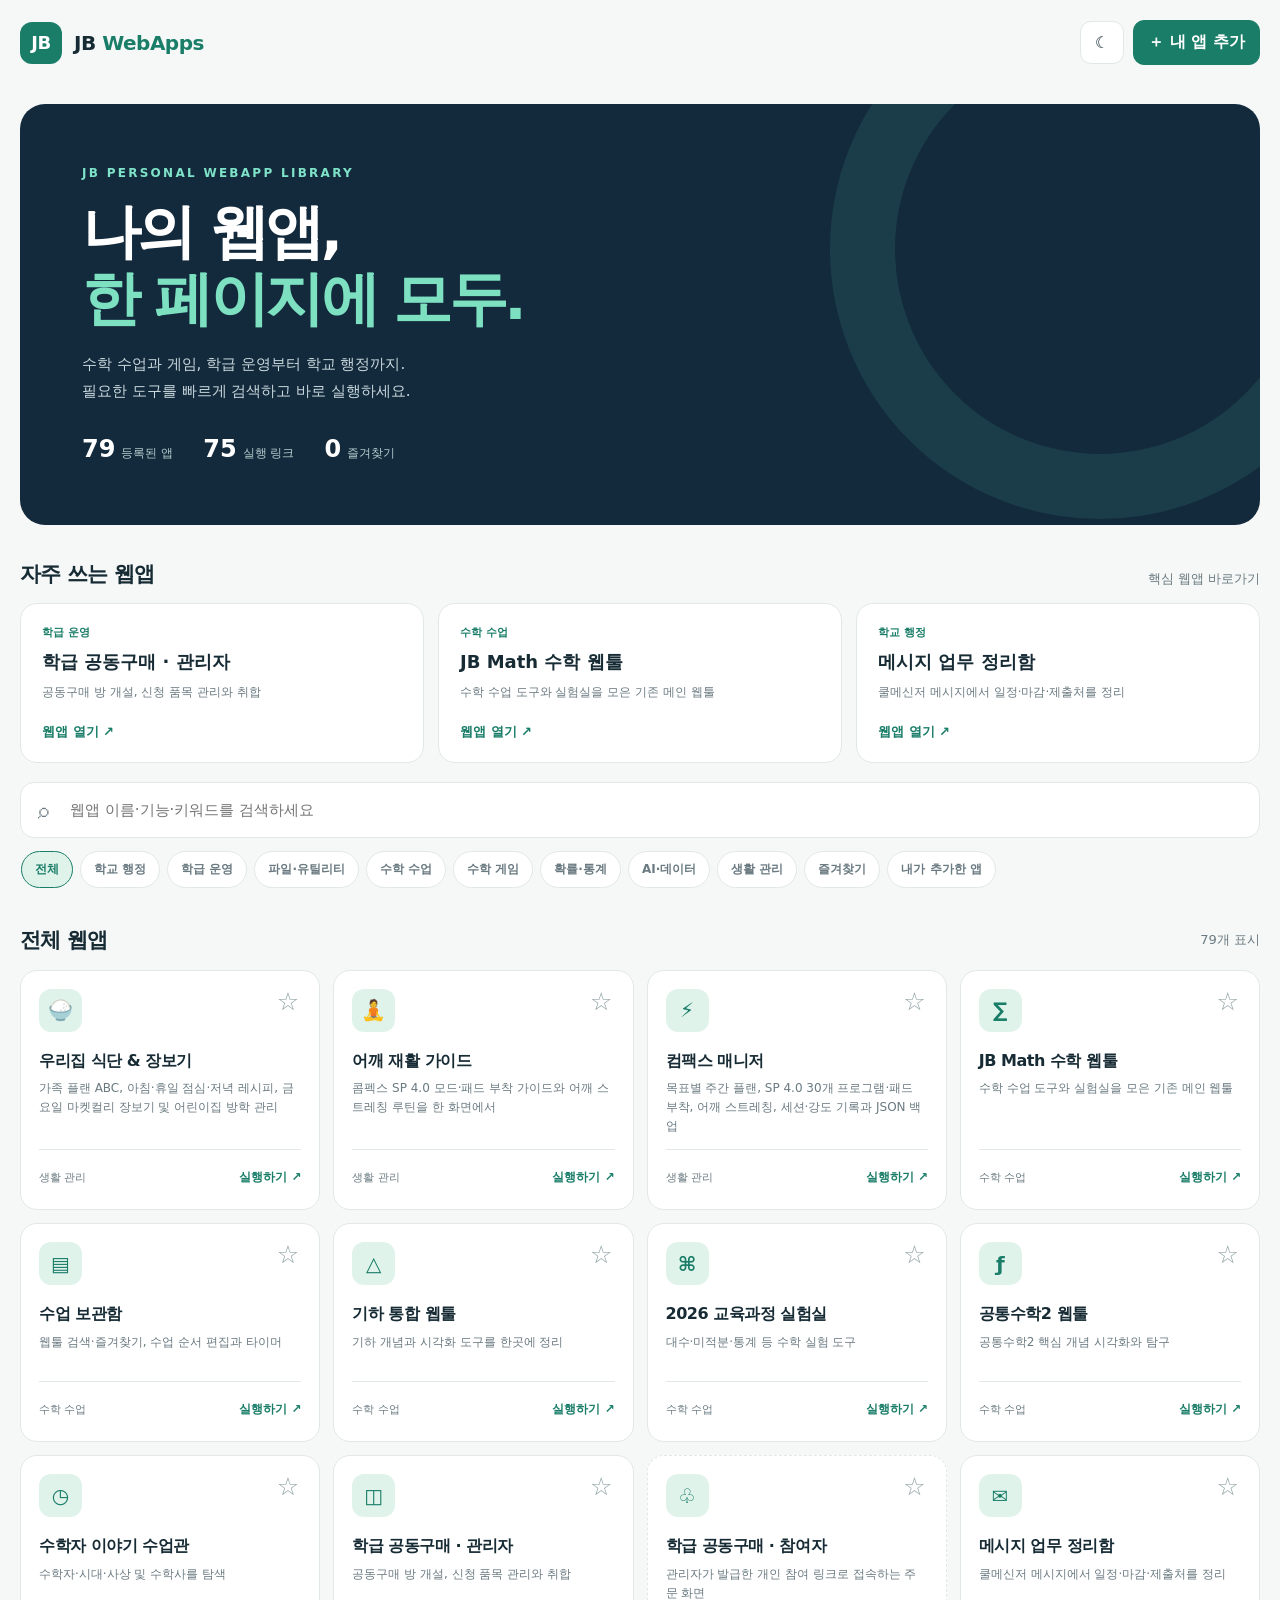
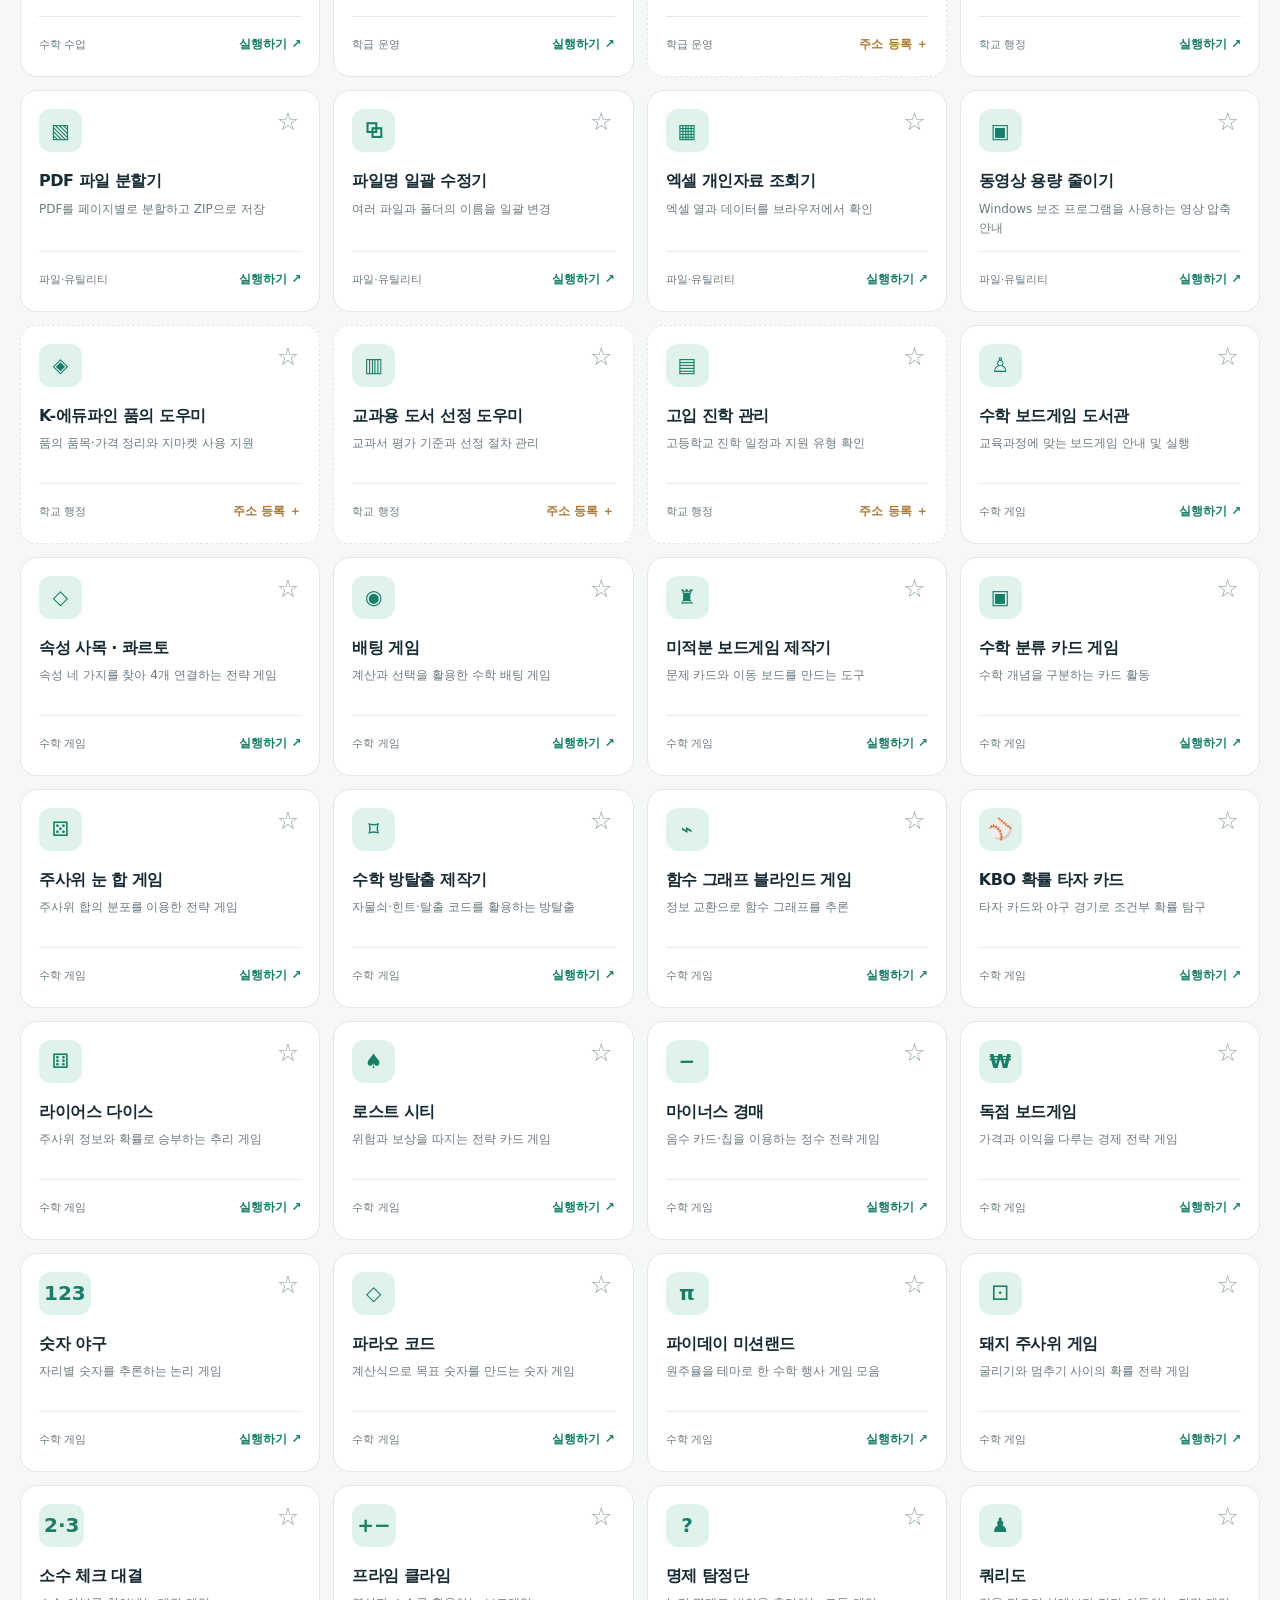
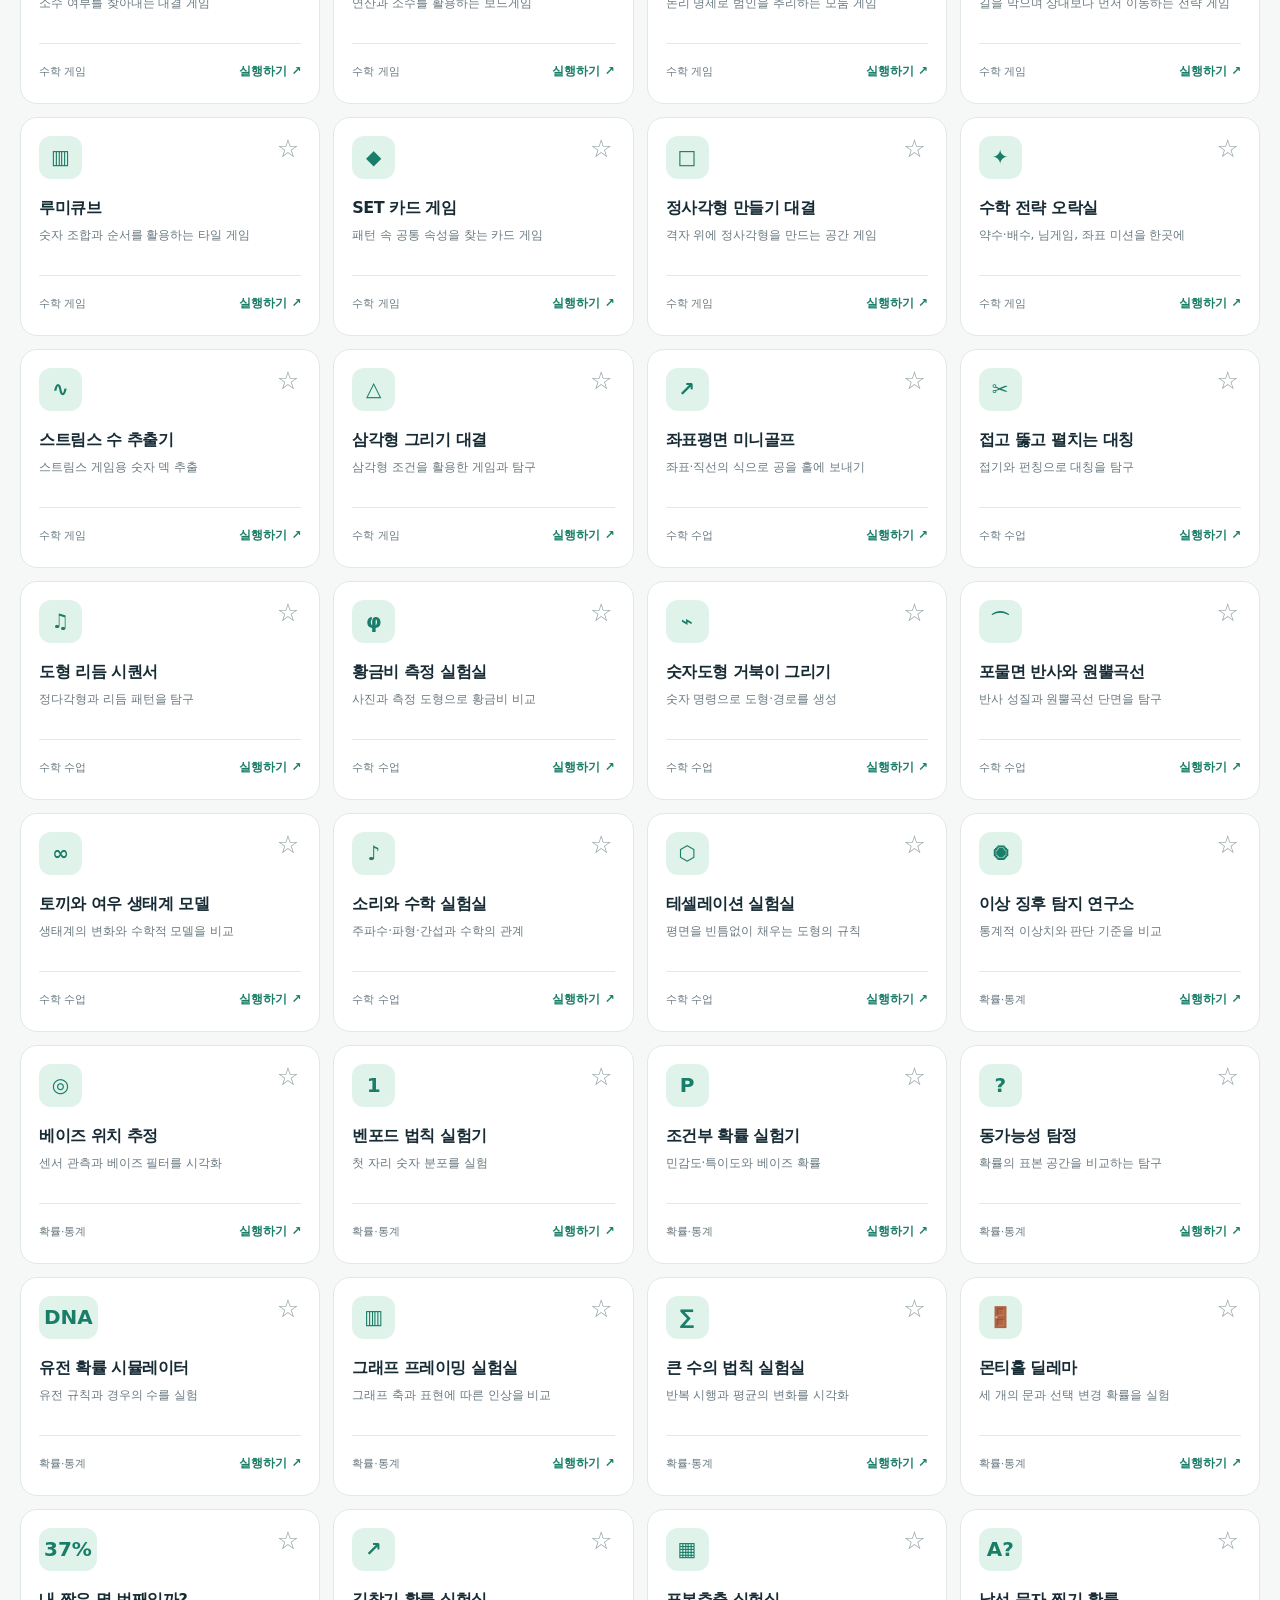
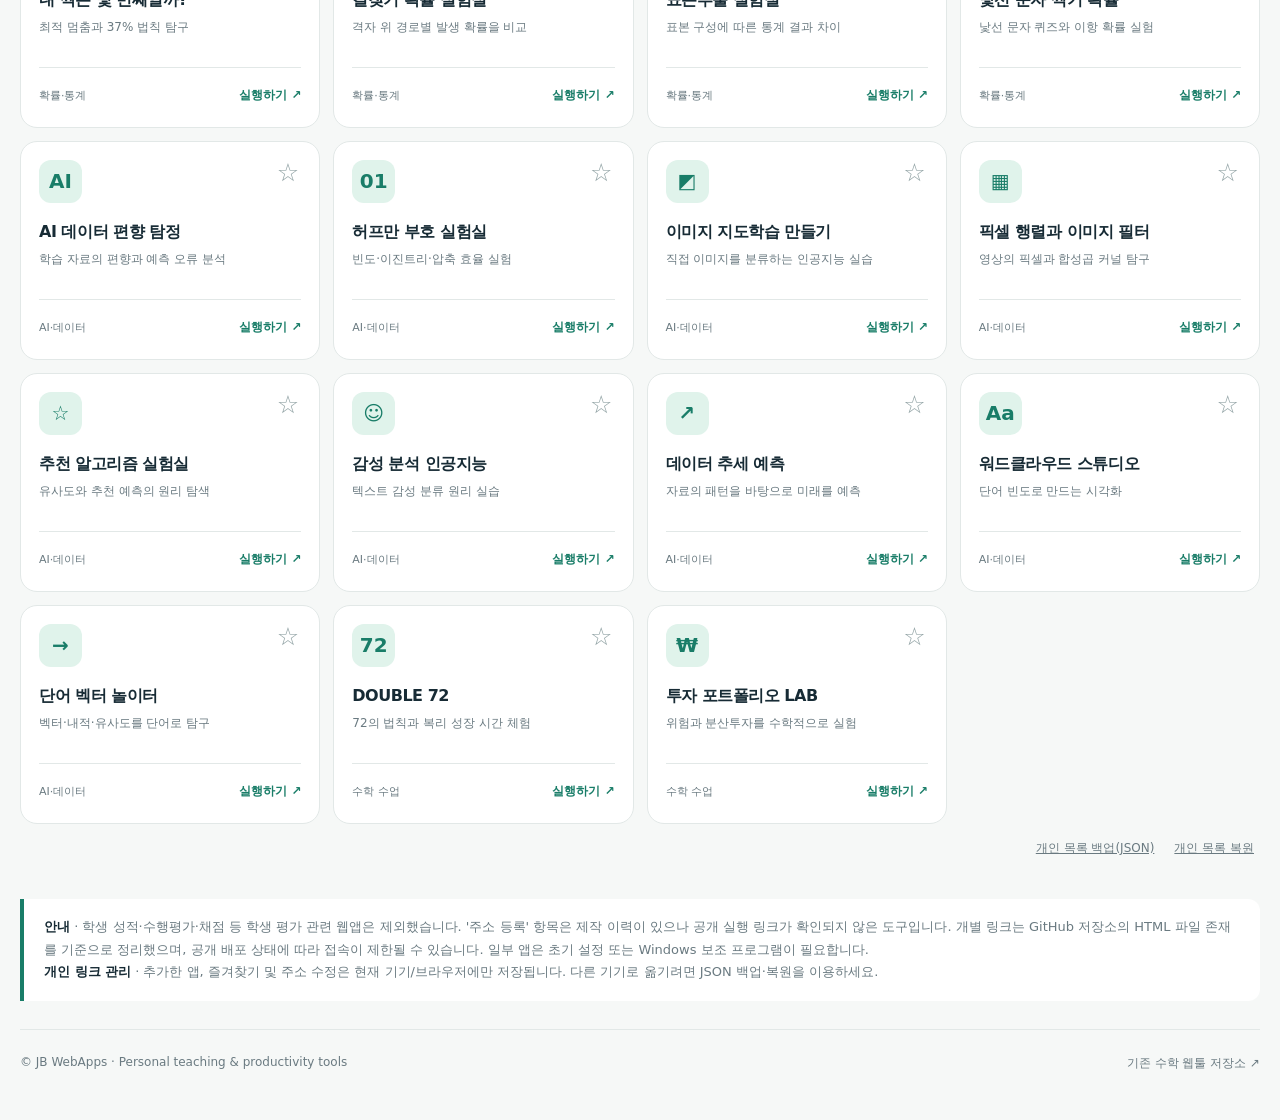
<file: index.html>
<!doctype html>
<html lang="ko">
<head>
<meta charset="utf-8"><meta name="viewport" content="width=device-width,initial-scale=1">
<meta name="color-scheme" content="light dark"><meta name="theme-color" content="#12243a">
<title>JB WebApps | 나의 웹앱 모음</title>
<meta name="description" content="수학 수업·게임, 학급 운영, 학교 행정 도구를 한 화면에서 검색하고 실행하는 개인 웹앱 모음">
<style>
:root{font-family:system-ui,-apple-system,'Apple SD Gothic Neo','Malgun Gothic',sans-serif;color-scheme:light;--bg:#f6f8f7;--paper:#fff;--ink:#172b35;--mute:#6a7a81;--line:#e2e8e7;--accent:#197d68;--accent-soft:#e0f3eb;--shadow:0 16px 48px rgba(28,55,53,.07);--banner:#132a3c}
:root[data-theme="dark"]{color-scheme:dark;--bg:#101a22;--paper:#172630;--ink:#eef6f5;--mute:#9aadb3;--line:#31424b;--accent:#62d9b3;--accent-soft:#203d38;--shadow:0 16px 48px rgba(0,0,0,.18);--banner:#0f202b}
*{box-sizing:border-box}html{scroll-behavior:smooth}body{background:var(--bg);color:var(--ink);margin:0}a{color:inherit;text-decoration:none}button,input,textarea,select{font:inherit}button{cursor:pointer}button:focus-visible,a:focus-visible,input:focus-visible{outline:3px solid #41b69a;outline-offset:3px}
.page{width:min(1240px,calc(100% - 36px));margin:auto}.topbar{display:flex;justify-content:space-between;align-items:center;padding:20px 0;gap:16px}.brand{display:flex;align-items:center;gap:12px;font-weight:900;letter-spacing:-.5px;font-size:20px}.brand-mark{background:#197d68;color:white;border-radius:12px;display:grid;place-items:center;width:42px;height:42px;font-size:18px}.brand strong{color:var(--accent)}.actions{display:flex;gap:9px;align-items:center}.soft-btn,.primary-btn{border-radius:11px;border:1px solid var(--line);background:var(--paper);color:var(--ink);padding:11px 14px;font-weight:750;white-space:nowrap}.primary-btn{background:#197d68;color:white;border-color:#197d68}.soft-btn:hover{border-color:var(--accent)}
.hero{background:var(--banner);color:white;border-radius:25px;margin-top:19px;padding:clamp(26px,5vw,62px);position:relative;overflow:hidden}.hero:after{content:'';position:absolute;right:-110px;top:-125px;width:410px;height:410px;border:65px solid rgba(91,213,178,.11);border-radius:100%;pointer-events:none}.eyebrow{letter-spacing:.19em;font-size:12px;font-weight:900;color:#7ee3c8}.hero h1{position:relative;z-index:1;line-height:1.14;font-size:clamp(30px,5.2vw,59px);letter-spacing:-.06em;margin:18px 0}.hero h1 em{color:#7ce0c1;font-style:normal}.hero p{position:relative;z-index:1;color:#c9d8dd;line-height:1.8;margin:0;font-size:15px}.hero-foot{display:flex;gap:30px;flex-wrap:wrap;margin-top:30px;position:relative;z-index:1}.metric{display:flex;align-items:baseline;gap:6px}.metric strong{font-size:24px}.metric span{font-size:12px;color:#b5cbcd}
.highlight-title{display:flex;justify-content:space-between;align-items:end;margin:35px 0 15px}.highlight-title h2,.section-title h2{margin:0;font-size:21px;letter-spacing:-.035em}.highlight-title p{margin:0;font-size:13px;color:var(--mute)}.highlights{display:grid;grid-template-columns:repeat(3,minmax(0,1fr));gap:14px}.feature{border-radius:17px;padding:21px;display:flex;flex-direction:column;min-height:160px;border:1px solid var(--line);background:var(--paper)}.feature .ey{font-size:11px;font-weight:850;color:var(--accent)}.feature h3{font-size:18px;margin:10px 0 9px}.feature p{font-size:12px;color:var(--mute);margin:0 0 14px;line-height:1.65}.feature a{font-size:13px;font-weight:850;color:var(--accent);margin-top:auto}
.finder{position:sticky;top:0;z-index:4;padding:19px 0 9px;background:var(--bg)}.searchbox{position:relative}.searchbox input{width:100%;height:56px;border-radius:14px;border:1px solid var(--line);background:var(--paper);color:var(--ink);padding:0 18px 0 49px;font-size:15px}.searchbox span{position:absolute;left:18px;top:16px;font-size:21px;color:var(--mute)}.filters{display:flex;gap:7px;overflow:auto;scrollbar-width:thin;padding:13px 1px 6px}.filter{flex:0 0 auto;border:1px solid var(--line);border-radius:100px;padding:9px 13px;color:var(--mute);font-size:12px;font-weight:750;background:var(--paper)}.filter[aria-pressed="true"]{background:var(--accent-soft);color:var(--accent);border-color:var(--accent)}
.section-title{display:flex;align-items:center;justify-content:space-between;margin:23px 0 16px;gap:8px}.section-title p{font-size:13px;color:var(--mute);margin:0}.cards{display:grid;grid-template-columns:repeat(4,minmax(0,1fr));gap:13px}.card{background:var(--paper);border:1px solid var(--line);border-radius:17px;padding:18px;min-height:219px;display:flex;flex-direction:column;transition:border-color .18s,transform .18s,box-shadow .18s}.card:hover{border-color:var(--accent);transform:translateY(-2px);box-shadow:var(--shadow)}.card-top{display:flex;justify-content:space-between;align-items:start}.glyph{display:grid;place-items:center;font-size:20px;font-weight:850;min-width:43px;height:43px;padding:0 5px;border-radius:12px;background:var(--accent-soft);color:var(--accent)}.star{border:0;background:transparent;color:#93a4a6;font-size:25px;padding:0 2px;line-height:1}.star[aria-pressed="true"]{color:#e4ae38}.card h3{font-size:16px;line-height:1.4;letter-spacing:-.03em;margin:18px 0 7px}.card p{color:var(--mute);font-size:12px;line-height:1.6;margin:0 0 13px}.card-bottom{display:flex;justify-content:space-between;align-items:center;gap:4px;margin-top:auto;padding-top:14px;border-top:1px solid var(--line)}.cat{font-size:11px;color:var(--mute)}.open-link,.missing-link{font-size:12px;font-weight:900;color:var(--accent);border:0;background:none;padding:5px 0}.missing-link{color:#ad7a36}.card.is-missing{border-style:dashed}.empty{text-align:center;padding:45px 10px;color:var(--mute);background:var(--paper);border:1px dashed var(--line);border-radius:16px}.notice{margin:36px 0 28px;border-left:4px solid var(--accent);background:var(--paper);padding:17px 20px;border-radius:0 12px 12px 0;font-size:13px;line-height:1.75;color:var(--mute)}.notice b{color:var(--ink)}footer{padding:25px 0 48px;border-top:1px solid var(--line);color:var(--mute);font-size:12px;display:flex;flex-wrap:wrap;gap:12px;justify-content:space-between}
dialog{color:var(--ink);background:var(--paper);width:min(510px,calc(100% - 24px));border:1px solid var(--line);border-radius:20px;padding:24px;box-shadow:0 23px 75px #06131a66}dialog::backdrop{background:rgba(0,0,0,.56)}.dialog-head{display:flex;justify-content:space-between;align-items:center;margin-bottom:12px}.dialog-head h2{font-size:20px;margin:0}.close-btn{background:none;border:0;font-size:27px;color:var(--mute)}.field{display:block;font-size:13px;font-weight:700;margin:15px 0 0}.field input,.field select,.field textarea{width:100%;background:var(--bg);color:var(--ink);border:1px solid var(--line);border-radius:10px;padding:12px;margin-top:6px}.field textarea{resize:vertical;min-height:65px}.dialog-note{color:var(--mute);font-size:12px;line-height:1.6}.dialog-actions{display:flex;gap:8px;justify-content:flex-end;margin-top:18px}.toolbox{display:flex;justify-content:flex-end;gap:8px;flex-wrap:wrap;margin-top:10px}.small-btn{border:0;background:transparent;color:var(--mute);padding:6px;font-size:12px;text-decoration:underline}.toast{position:fixed;bottom:22px;left:50%;transform:translateX(-50%);background:#172e35;color:white;padding:12px 17px;border-radius:11px;z-index:9;box-shadow:0 8px 30px #0005;font-size:13px}.hide{display:none!important}
@media(max-width:1030px){.cards{grid-template-columns:repeat(3,minmax(0,1fr))}}@media(max-width:760px){.cards{grid-template-columns:repeat(2,minmax(0,1fr))}.highlights{grid-template-columns:1fr}.feature{min-height:120px}.highlight-title{margin-top:25px}.highlight-title p{display:none}.hero{border-radius:20px}.actions .label{display:none}}@media(max-width:540px){.page{width:min(100% - 26px,1240px)}.cards{grid-template-columns:1fr}.card{min-height:188px}.hero{padding:28px 22px}.hero h1{font-size:32px}.hero-foot{gap:15px}.metric strong{font-size:20px}.topbar{padding:16px 0}.brand{font-size:17px}.soft-btn,.primary-btn{padding:10px 11px}.feature h3{margin-top:7px}.section-title h2{font-size:19px}}
</style></head>
<body>
<div class="page">
<header class="topbar"><a href="./index.html" class="brand"><span class="brand-mark">JB</span><span>JB <strong>WebApps</strong></span></a><div class="actions"><button class="soft-btn" type="button" id="themeBtn" aria-label="다크 모드 전환">☾</button><button class="primary-btn" type="button" id="addBtn">＋ <span class="label">내 앱 추가</span></button></div></header>
<section class="hero"><div class="eyebrow">JB PERSONAL WEBAPP LIBRARY</div><h1>나의 웹앱,<br><em>한 페이지에 모두.</em></h1><p>수학 수업과 게임, 학급 운영부터 학교 행정까지.<br>필요한 도구를 빠르게 검색하고 바로 실행하세요.</p><div class="hero-foot"><div class="metric"><strong id="metricAll">0</strong><span>등록된 앱</span></div><div class="metric"><strong id="metricLive">0</strong><span>실행 링크</span></div><div class="metric"><strong id="metricFav">0</strong><span>즐겨찾기</span></div></div></section>
<div class="highlight-title"><h2>자주 쓰는 웹앱</h2><p>핵심 웹앱 바로가기</p></div><div class="highlights" id="features"></div>
<section class="finder" aria-label="웹앱 찾기"><div class="searchbox"><span aria-hidden="true">⌕</span><input id="search" placeholder="웹앱 이름·기능·키워드를 검색하세요" type="search" autocomplete="off" aria-label="웹앱 검색"></div><div class="filters" id="filters"></div></section>
<div class="section-title"><h2 id="activeTitle">전체 웹앱</h2><p id="resultCount"></p></div><main class="cards" id="cards" aria-live="polite"></main><div class="empty hide" id="empty">검색 결과가 없습니다. 검색어 또는 분류를 바꿔보세요.</div>
<div class="toolbox"><button class="small-btn" type="button" id="exportBtn">개인 목록 백업(JSON)</button><button class="small-btn" type="button" id="importBtn">개인 목록 복원</button><input id="importFile" type="file" accept="application/json,.json" hidden></div>
<aside class="notice"><b>안내</b> · 학생 성적·수행평가·채점 등 학생 평가 관련 웹앱은 제외했습니다. '주소 등록' 항목은 제작 이력이 있으나 공개 실행 링크가 확인되지 않은 도구입니다. 개별 링크는 GitHub 저장소의 HTML 파일 존재를 기준으로 정리했으며, 공개 배포 상태에 따라 접속이 제한될 수 있습니다. 일부 앱은 초기 설정 또는 Windows 보조 프로그램이 필요합니다.<br><b>개인 링크 관리</b> · 추가한 앱, 즐겨찾기 및 주소 수정은 현재 기기/브라우저에만 저장됩니다. 다른 기기로 옮기려면 JSON 백업·복원을 이용하세요.</aside>
<footer><span>© JB WebApps · Personal teaching & productivity tools</span><a href="https://github.com/jbmath-dot/math-class-webtools" target="_blank" rel="noopener noreferrer">기존 수학 웹툴 저장소 ↗</a></footer>
</div>
<dialog id="addDialog"><form id="addForm"><div class="dialog-head"><h2 id="formTitle">내 웹앱 추가</h2><button class="close-btn" type="button" id="closeDialog" aria-label="닫기">×</button></div><p class="dialog-note" id="dialogHelp">추가한 앱은 사용 중인 브라우저에 저장됩니다.</p><label class="field">웹앱 이름<input required maxlength="80" name="title" placeholder="예: 학급 자리배치 프로그램"></label><label class="field">실행 주소<input required type="url" name="url" placeholder="https://..."></label><label class="field">분류<select name="group" id="groupSelect"></select></label><label class="field">설명<textarea name="desc" maxlength="240" placeholder="무엇을 하는 앱인가요?"></textarea></label><div class="dialog-actions"><button class="soft-btn" type="button" id="cancelDialog">취소</button><button class="primary-btn" type="submit">저장하기</button></div></form></dialog>
<div class="toast hide" id="toast" role="status"></div>
<script>
'use strict';
const BUILT_INS=[{"id":"app-family-meals","title":"우리집 식단 & 장보기","group":"생활 관리","url":"https://jbmath-dot.github.io/jb-webapps/family-meals/","desc":"가족 플랜 ABC, 아침·휴일 점심·저녁 레시피, 금요일 마켓컬리 장보기 및 어린이집 방학 관리","icon":"🍚","tags":["식단","장보기","유아식","가족","PWA"],"featured":true},{"id":"app-rehab","title":"어깨 재활 가이드","group":"생활 관리","url":"https://jbmath-dot.github.io/jb-webapps/rehab/","desc":"콤펙스 SP 4.0 모드·패드 부착 가이드와 어깨 스트레칭 루틴을 한 화면에서","icon":"🧘","tags":["재활","어깨","스트레칭","콤펙스","PWA"],"featured":true},{"id":"app-compex-manager","title":"컴팩스 매니저","group":"생활 관리","url":"https://jbmath-dot.github.io/jb-webapps/compex-manager/","desc":"목표별 주간 플랜, SP 4.0 30개 프로그램·패드 부착, 어깨 스트레칭, 세션·강도 기록과 JSON 백업","icon":"⚡","tags":["콤펙스","재활","어깨","기록","PWA"],"featured":true},{"id":"app-001","title":"JB Math 수학 웹툴","group":"수학 수업","url":"https://jbmath-dot.github.io/math-class-webtools/index.html","desc":"수학 수업 도구와 실험실을 모은 기존 메인 웹툴","icon":"∑","tags":["수학","도구","전체"],"featured":true},{"id":"app-002","title":"수업 보관함","group":"수학 수업","url":"https://jbmath-dot.github.io/math-class-webtools/classroom/index.html","desc":"웹툴 검색·즐겨찾기, 수업 순서 편집과 타이머","icon":"▤","tags":["교사","수업 계획"],"featured":true},{"id":"app-003","title":"기하 통합 웹툴","group":"수학 수업","url":"https://jbmath-dot.github.io/math-class-webtools/geometry/index.html","desc":"기하 개념과 시각화 도구를 한곳에 정리","icon":"△","tags":["기하","고등학교"],"featured":false},{"id":"app-004","title":"2026 교육과정 실험실","group":"수학 수업","url":"https://jbmath-dot.github.io/math-class-webtools/curriculum-labs/index.html","desc":"대수·미적분·통계 등 수학 실험 도구","icon":"⌘","tags":["수학","교육과정"],"featured":false},{"id":"app-005","title":"공통수학2 웹툴","group":"수학 수업","url":"https://jbmath-dot.github.io/math-class-webtools/common-math2/index.html","desc":"공통수학2 핵심 개념 시각화와 탐구","icon":"ƒ","tags":["고등학교","함수"],"featured":false},{"id":"app-006","title":"수학자 이야기 수업관","group":"수학 수업","url":"https://jbmath-dot.github.io/math-class-webtools/math-history/mathematician-story/index.html","desc":"수학자·시대·사상 및 수학사를 탐색","icon":"◷","tags":["수학사","인물"],"featured":false},{"id":"app-007","title":"학급 공동구매 · 관리자","group":"학급 운영","url":"https://jbmath-dot.github.io/math-class-webtools/group-order/admin.html","desc":"공동구매 방 개설, 신청 품목 관리와 취합","icon":"◫","tags":["지마켓","품의","학급"],"featured":true},{"id":"app-008","title":"학급 공동구매 · 참여자","group":"학급 운영","url":"","desc":"관리자가 발급한 개인 참여 링크로 접속하는 주문 화면","icon":"♧","tags":["지마켓","참여자"],"featured":false},{"id":"app-009","title":"메시지 업무 정리함","group":"학교 행정","url":"https://jbmath-dot.github.io/math-class-webtools/school-work/coolmessenger-organizer/index.html","desc":"쿨메신저 메시지에서 일정·마감·제출처를 정리","icon":"✉","tags":["업무","마감"],"featured":true},{"id":"app-010","title":"PDF 파일 분할기","group":"파일·유틸리티","url":"https://jbmath-dot.github.io/math-class-webtools/school-work/pdf-file-splitter/index.html","desc":"PDF를 페이지별로 분할하고 ZIP으로 저장","icon":"▧","tags":["PDF","문서"],"featured":false},{"id":"app-011","title":"파일명 일괄 수정기","group":"파일·유틸리티","url":"https://jbmath-dot.github.io/math-class-webtools/school-work/school-file-renamer/index.html","desc":"여러 파일과 폴더의 이름을 일괄 변경","icon":"⧉","tags":["파일","일괄 처리"],"featured":false},{"id":"app-012","title":"엑셀 개인자료 조회기","group":"파일·유틸리티","url":"https://jbmath-dot.github.io/math-class-webtools/school-work/excel-personal-viewer/index.html","desc":"엑셀 열과 데이터를 브라우저에서 확인","icon":"▦","tags":["엑셀","파일"],"featured":false},{"id":"app-013","title":"동영상 용량 줄이기","group":"파일·유틸리티","url":"https://jbmath-dot.github.io/math-class-webtools/school-work/video-compressor/index.html","desc":"Windows 보조 프로그램을 사용하는 영상 압축 안내","icon":"▣","tags":["동영상","Windows"],"featured":false},{"id":"app-014","title":"K-에듀파인 품의 도우미","group":"학교 행정","url":"","desc":"품의 품목·가격 정리와 지마켓 사용 지원","icon":"◈","tags":["품의","회계"],"featured":false},{"id":"app-015","title":"교과용 도서 선정 도우미","group":"학교 행정","url":"","desc":"교과서 평가 기준과 선정 절차 관리","icon":"▥","tags":["교과서","선정"],"featured":false},{"id":"app-016","title":"고입 진학 관리","group":"학교 행정","url":"","desc":"고등학교 진학 일정과 지원 유형 확인","icon":"▤","tags":["진학","고입"],"featured":false},{"id":"app-017","title":"수학 보드게임 도서관","group":"수학 게임","url":"https://jbmath-dot.github.io/math-class-webtools/math-game/boardgame-library/index.html","desc":"교육과정에 맞는 보드게임 안내 및 실행","icon":"♙","tags":["게임","연습"],"featured":false},{"id":"app-018","title":"속성 사목 · 콰르토","group":"수학 게임","url":"https://jbmath-dot.github.io/math-class-webtools/math-game/attribute-four/index.html","desc":"속성 네 가지를 찾아 4개 연결하는 전략 게임","icon":"◇","tags":["게임","연습"],"featured":false},{"id":"app-019","title":"배팅 게임","group":"수학 게임","url":"https://jbmath-dot.github.io/math-class-webtools/math-game/betting-game/index.html","desc":"계산과 선택을 활용한 수학 배팅 게임","icon":"◉","tags":["게임","연습"],"featured":false},{"id":"app-020","title":"미적분 보드게임 제작기","group":"수학 게임","url":"https://jbmath-dot.github.io/math-class-webtools/math-game/calculus-board-game-maker/index.html","desc":"문제 카드와 이동 보드를 만드는 도구","icon":"♜","tags":["게임","연습"],"featured":false},{"id":"app-021","title":"수학 분류 카드 게임","group":"수학 게임","url":"https://jbmath-dot.github.io/math-class-webtools/math-game/classification-card-game/index.html","desc":"수학 개념을 구분하는 카드 활동","icon":"▣","tags":["게임","연습"],"featured":false},{"id":"app-022","title":"주사위 눈 합 게임","group":"수학 게임","url":"https://jbmath-dot.github.io/math-class-webtools/math-game/dice-sum-game/index.html","desc":"주사위 합의 분포를 이용한 전략 게임","icon":"⚄","tags":["게임","연습"],"featured":false},{"id":"app-023","title":"수학 방탈출 제작기","group":"수학 게임","url":"https://jbmath-dot.github.io/math-class-webtools/math-game/escape-room-maker/index.html","desc":"자물쇠·힌트·탈출 코드를 활용하는 방탈출","icon":"⌑","tags":["게임","연습"],"featured":false},{"id":"app-024","title":"함수 그래프 블라인드 게임","group":"수학 게임","url":"https://jbmath-dot.github.io/math-class-webtools/math-game/function-graph-blind-game/index.html","desc":"정보 교환으로 함수 그래프를 추론","icon":"⌁","tags":["게임","연습"],"featured":false},{"id":"app-025","title":"KBO 확률 타자 카드","group":"수학 게임","url":"https://jbmath-dot.github.io/math-class-webtools/math-game/kbo-conditional-probability/index.html","desc":"타자 카드와 야구 경기로 조건부 확률 탐구","icon":"⚾","tags":["게임","연습"],"featured":false},{"id":"app-026","title":"라이어스 다이스","group":"수학 게임","url":"https://jbmath-dot.github.io/math-class-webtools/math-game/liars-dice/index.html","desc":"주사위 정보와 확률로 승부하는 추리 게임","icon":"⚅","tags":["게임","연습"],"featured":false},{"id":"app-027","title":"로스트 시티","group":"수학 게임","url":"https://jbmath-dot.github.io/math-class-webtools/math-game/lost-cities/index.html","desc":"위험과 보상을 따지는 전략 카드 게임","icon":"♠","tags":["게임","연습"],"featured":false},{"id":"app-028","title":"마이너스 경매","group":"수학 게임","url":"https://jbmath-dot.github.io/math-class-webtools/math-game/minus-auction/index.html","desc":"음수 카드·칩을 이용하는 정수 전략 게임","icon":"−","tags":["게임","연습"],"featured":false},{"id":"app-029","title":"독점 보드게임","group":"수학 게임","url":"https://jbmath-dot.github.io/math-class-webtools/math-game/monopoly-pricing-game/index.html","desc":"가격과 이익을 다루는 경제 전략 게임","icon":"₩","tags":["게임","연습"],"featured":false},{"id":"app-030","title":"숫자 야구","group":"수학 게임","url":"https://jbmath-dot.github.io/math-class-webtools/math-game/number-baseball/index.html","desc":"자리별 숫자를 추론하는 논리 게임","icon":"123","tags":["게임","연습"],"featured":false},{"id":"app-031","title":"파라오 코드","group":"수학 게임","url":"https://jbmath-dot.github.io/math-class-webtools/math-game/pharaoh-code/index.html","desc":"계산식으로 목표 숫자를 만드는 숫자 게임","icon":"◇","tags":["게임","연습"],"featured":false},{"id":"app-032","title":"파이데이 미션랜드","group":"수학 게임","url":"https://jbmath-dot.github.io/math-class-webtools/math-game/pi-day-mission-land/index.html","desc":"원주율을 테마로 한 수학 행사 게임 모음","icon":"π","tags":["게임","연습"],"featured":false},{"id":"app-033","title":"돼지 주사위 게임","group":"수학 게임","url":"https://jbmath-dot.github.io/math-class-webtools/math-game/pig-dice/index.html","desc":"굴리기와 멈추기 사이의 확률 전략 게임","icon":"⚀","tags":["게임","연습"],"featured":false},{"id":"app-034","title":"소수 체크 대결","group":"수학 게임","url":"https://jbmath-dot.github.io/math-class-webtools/math-game/prime-check-battle/index.html","desc":"소수 여부를 찾아내는 대결 게임","icon":"2·3","tags":["게임","연습"],"featured":false},{"id":"app-035","title":"프라임 클라임","group":"수학 게임","url":"https://jbmath-dot.github.io/math-class-webtools/math-game/prime-climb/index.html","desc":"연산과 소수를 활용하는 보드게임","icon":"+−","tags":["게임","연습"],"featured":false},{"id":"app-036","title":"명제 탐정단","group":"수학 게임","url":"https://jbmath-dot.github.io/math-class-webtools/math-game/proposition-detective/index.html","desc":"논리 명제로 범인을 추리하는 모둠 게임","icon":"?","tags":["게임","연습"],"featured":false},{"id":"app-037","title":"쿼리도","group":"수학 게임","url":"https://jbmath-dot.github.io/math-class-webtools/math-game/quoridor/index.html","desc":"길을 막으며 상대보다 먼저 이동하는 전략 게임","icon":"♟","tags":["게임","연습"],"featured":true},{"id":"app-038","title":"루미큐브","group":"수학 게임","url":"https://jbmath-dot.github.io/math-class-webtools/math-game/rummikub/index.html","desc":"숫자 조합과 순서를 활용하는 타일 게임","icon":"▥","tags":["게임","연습"],"featured":true},{"id":"app-039","title":"SET 카드 게임","group":"수학 게임","url":"https://jbmath-dot.github.io/math-class-webtools/math-game/set-game/index.html","desc":"패턴 속 공통 속성을 찾는 카드 게임","icon":"◆","tags":["게임","연습"],"featured":false},{"id":"app-040","title":"정사각형 만들기 대결","group":"수학 게임","url":"https://jbmath-dot.github.io/math-class-webtools/math-game/square-battle/index.html","desc":"격자 위에 정사각형을 만드는 공간 게임","icon":"□","tags":["게임","연습"],"featured":false},{"id":"app-041","title":"수학 전략 오락실","group":"수학 게임","url":"https://jbmath-dot.github.io/math-class-webtools/math-game/strategy-arcade/index.html","desc":"약수·배수, 님게임, 좌표 미션을 한곳에","icon":"✦","tags":["게임","연습"],"featured":false},{"id":"app-042","title":"스트림스 수 추출기","group":"수학 게임","url":"https://jbmath-dot.github.io/math-class-webtools/math-game/streams-number-drawer/index.html","desc":"스트림스 게임용 숫자 덱 추출","icon":"∿","tags":["게임","연습"],"featured":false},{"id":"app-043","title":"삼각형 그리기 대결","group":"수학 게임","url":"https://jbmath-dot.github.io/math-class-webtools/math-game/triangle-drawing/index.html","desc":"삼각형 조건을 활용한 게임과 탐구","icon":"△","tags":["게임","연습"],"featured":false},{"id":"app-044","title":"좌표평면 미니골프","group":"수학 수업","url":"https://jbmath-dot.github.io/math-class-webtools/middle-school/coordinate-minigolf/index.html","desc":"좌표·직선의 식으로 공을 홀에 보내기","icon":"↗","tags":["중학교","실험"],"featured":false},{"id":"app-045","title":"접고 뚫고 펼치는 대칭","group":"수학 수업","url":"https://jbmath-dot.github.io/math-class-webtools/middle-school/fold-punch-lab/index.html","desc":"접기와 펀칭으로 대칭을 탐구","icon":"✂","tags":["중학교","실험"],"featured":false},{"id":"app-046","title":"도형 리듬 시퀀서","group":"수학 수업","url":"https://jbmath-dot.github.io/math-class-webtools/middle-school/geometry-rhythm-sequencer/index.html","desc":"정다각형과 리듬 패턴을 탐구","icon":"♫","tags":["중학교","실험"],"featured":false},{"id":"app-047","title":"황금비 측정 실험실","group":"수학 수업","url":"https://jbmath-dot.github.io/math-class-webtools/middle-school/golden-ratio-lab/index.html","desc":"사진과 측정 도형으로 황금비 비교","icon":"φ","tags":["중학교","실험"],"featured":false},{"id":"app-048","title":"숫자도형 거북이 그리기","group":"수학 수업","url":"https://jbmath-dot.github.io/math-class-webtools/middle-school/number-turtle-lab/index.html","desc":"숫자 명령으로 도형·경로를 생성","icon":"⌁","tags":["중학교","실험"],"featured":false},{"id":"app-049","title":"포물면 반사와 원뿔곡선","group":"수학 수업","url":"https://jbmath-dot.github.io/math-class-webtools/middle-school/paraboloid-conic-lab/index.html","desc":"반사 성질과 원뿔곡선 단면을 탐구","icon":"⌒","tags":["중학교","실험"],"featured":false},{"id":"app-050","title":"토끼와 여우 생태계 모델","group":"수학 수업","url":"https://jbmath-dot.github.io/math-class-webtools/middle-school/rabbit-fox-ecosystem/index.html","desc":"생태계의 변화와 수학적 모델을 비교","icon":"∞","tags":["중학교","실험"],"featured":false},{"id":"app-051","title":"소리와 수학 실험실","group":"수학 수업","url":"https://jbmath-dot.github.io/math-class-webtools/middle-school/sound-math-lab/index.html","desc":"주파수·파형·간섭과 수학의 관계","icon":"♪","tags":["중학교","실험"],"featured":false},{"id":"app-052","title":"테셀레이션 실험실","group":"수학 수업","url":"https://jbmath-dot.github.io/math-class-webtools/middle-school/tessellation-lab/index.html","desc":"평면을 빈틈없이 채우는 도형의 규칙","icon":"⬡","tags":["중학교","실험"],"featured":false},{"id":"app-053","title":"이상 징후 탐지 연구소","group":"확률·통계","url":"https://jbmath-dot.github.io/math-class-webtools/probability-statistics/anomaly-detection-lab/index.html","desc":"통계적 이상치와 판단 기준을 비교","icon":"⦿","tags":["확률","데이터"],"featured":false},{"id":"app-054","title":"베이즈 위치 추정","group":"확률·통계","url":"https://jbmath-dot.github.io/math-class-webtools/probability-statistics/bayes-localization-lab/index.html","desc":"센서 관측과 베이즈 필터를 시각화","icon":"◎","tags":["확률","데이터"],"featured":false},{"id":"app-055","title":"벤포드 법칙 실험기","group":"확률·통계","url":"https://jbmath-dot.github.io/math-class-webtools/probability-statistics/benford-lab/index.html","desc":"첫 자리 숫자 분포를 실험","icon":"1","tags":["확률","데이터"],"featured":false},{"id":"app-056","title":"조건부 확률 실험기","group":"확률·통계","url":"https://jbmath-dot.github.io/math-class-webtools/probability-statistics/conditional-probability/index.html","desc":"민감도·특이도와 베이즈 확률","icon":"P","tags":["확률","데이터"],"featured":false},{"id":"app-057","title":"동가능성 탐정","group":"확률·통계","url":"https://jbmath-dot.github.io/math-class-webtools/probability-statistics/equiprobability-detective/index.html","desc":"확률의 표본 공간을 비교하는 탐구","icon":"?","tags":["확률","데이터"],"featured":false},{"id":"app-058","title":"유전 확률 시뮬레이터","group":"확률·통계","url":"https://jbmath-dot.github.io/math-class-webtools/probability-statistics/genetics-simulator/index.html","desc":"유전 규칙과 경우의 수를 실험","icon":"DNA","tags":["확률","데이터"],"featured":false},{"id":"app-059","title":"그래프 프레이밍 실험실","group":"확률·통계","url":"https://jbmath-dot.github.io/math-class-webtools/probability-statistics/graph-framing-lab/index.html","desc":"그래프 축과 표현에 따른 인상을 비교","icon":"▥","tags":["확률","데이터"],"featured":false},{"id":"app-060","title":"큰 수의 법칙 실험실","group":"확률·통계","url":"https://jbmath-dot.github.io/math-class-webtools/probability-statistics/law-of-large-numbers/index.html","desc":"반복 시행과 평균의 변화를 시각화","icon":"∑","tags":["확률","데이터"],"featured":false},{"id":"app-061","title":"몬티홀 딜레마","group":"확률·통계","url":"https://jbmath-dot.github.io/math-class-webtools/probability-statistics/monty-hall/index.html","desc":"세 개의 문과 선택 변경 확률을 실험","icon":"🚪","tags":["확률","데이터"],"featured":false},{"id":"app-062","title":"내 짝은 몇 번째일까?","group":"확률·통계","url":"https://jbmath-dot.github.io/math-class-webtools/probability-statistics/optimal-stopping/index.html","desc":"최적 멈춤과 37% 법칙 탐구","icon":"37%","tags":["확률","데이터"],"featured":false},{"id":"app-063","title":"길찾기 확률 실험실","group":"확률·통계","url":"https://jbmath-dot.github.io/math-class-webtools/probability-statistics/path-probability-lab/index.html","desc":"격자 위 경로별 발생 확률을 비교","icon":"↗","tags":["확률","데이터"],"featured":false},{"id":"app-064","title":"표본추출 실험실","group":"확률·통계","url":"https://jbmath-dot.github.io/math-class-webtools/probability-statistics/sampling-studio/index.html","desc":"표본 구성에 따른 통계 결과 차이","icon":"▦","tags":["확률","데이터"],"featured":false},{"id":"app-065","title":"낯선 문자 찍기 확률","group":"확률·통계","url":"https://jbmath-dot.github.io/math-class-webtools/probability-statistics/symbol-guessing-lab/index.html","desc":"낯선 문자 퀴즈와 이항 확률 실험","icon":"A?","tags":["확률","데이터"],"featured":false},{"id":"app-066","title":"AI 데이터 편향 탐정","group":"AI·데이터","url":"https://jbmath-dot.github.io/math-class-webtools/ai-math/ai-data-bias-detective/index.html","desc":"학습 자료의 편향과 예측 오류 분석","icon":"AI","tags":["AI","수학"],"featured":false},{"id":"app-067","title":"허프만 부호 실험실","group":"AI·데이터","url":"https://jbmath-dot.github.io/math-class-webtools/ai-math/huffman-compression-lab/index.html","desc":"빈도·이진트리·압축 효율 실험","icon":"01","tags":["AI","수학"],"featured":false},{"id":"app-068","title":"이미지 지도학습 만들기","group":"AI·데이터","url":"https://jbmath-dot.github.io/math-class-webtools/ai-math/image-supervised-learning/index.html","desc":"직접 이미지를 분류하는 인공지능 실습","icon":"◩","tags":["AI","수학"],"featured":false},{"id":"app-069","title":"픽셀 행렬과 이미지 필터","group":"AI·데이터","url":"https://jbmath-dot.github.io/math-class-webtools/ai-math/pixel-matrix-lab/index.html","desc":"영상의 픽셀과 합성곱 커널 탐구","icon":"▦","tags":["AI","수학"],"featured":false},{"id":"app-070","title":"추천 알고리즘 실험실","group":"AI·데이터","url":"https://jbmath-dot.github.io/math-class-webtools/ai-math/rating-recommendation-lab/index.html","desc":"유사도와 추천 예측의 원리 탐색","icon":"☆","tags":["AI","수학"],"featured":false},{"id":"app-071","title":"감성 분석 인공지능","group":"AI·데이터","url":"https://jbmath-dot.github.io/math-class-webtools/ai-math/sentiment-ai/index.html","desc":"텍스트 감성 분류 원리 실습","icon":"☺","tags":["AI","수학"],"featured":false},{"id":"app-072","title":"데이터 추세 예측","group":"AI·데이터","url":"https://jbmath-dot.github.io/math-class-webtools/ai-math/trendline-prediction/index.html","desc":"자료의 패턴을 바탕으로 미래를 예측","icon":"↗","tags":["AI","수학"],"featured":false},{"id":"app-073","title":"워드클라우드 스튜디오","group":"AI·데이터","url":"https://jbmath-dot.github.io/math-class-webtools/ai-math/word-cloud-studio/index.html","desc":"단어 빈도로 만드는 시각화","icon":"Aa","tags":["AI","수학"],"featured":false},{"id":"app-074","title":"단어 벡터 놀이터","group":"AI·데이터","url":"https://jbmath-dot.github.io/math-class-webtools/ai-math/word-vector-playground/index.html","desc":"벡터·내적·유사도를 단어로 탐구","icon":"→","tags":["AI","수학"],"featured":false},{"id":"app-075","title":"DOUBLE 72","group":"수학 수업","url":"https://jbmath-dot.github.io/math-class-webtools/economic-math/double-72/index.html","desc":"72의 법칙과 복리 성장 시간 체험","icon":"72","tags":["경제 수학"],"featured":false},{"id":"app-076","title":"투자 포트폴리오 LAB","group":"수학 수업","url":"https://jbmath-dot.github.io/math-class-webtools/economic-math/investment-portfolio/index.html","desc":"위험과 분산투자를 수학적으로 실험","icon":"₩","tags":["경제 수학"],"featured":false}];
const CATEGORIES=["전체", "학교 행정", "학급 운영", "파일·유틸리티", "수학 수업", "수학 게임", "확률·통계", "AI·데이터", "생활 관리", "즐겨찾기", "내가 추가한 앱"];
const KEY='jb-webapps-v1';
const STORAGE={favorites:[],custom:[],overrides:{},theme:'light'};
try{const prior=JSON.parse(localStorage.getItem(KEY)||'null');if(prior&&typeof prior==='object'){if(Array.isArray(prior.favorites))STORAGE.favorites=prior.favorites.filter(s=>typeof s==='string');if(Array.isArray(prior.custom))STORAGE.custom=prior.custom;if(prior.overrides&&typeof prior.overrides==='object')STORAGE.overrides=prior.overrides;if(prior.theme==='dark')STORAGE.theme='dark';}}catch(e){}
const $=s=>document.getElementById(s);const getApps=()=>[...BUILT_INS.map(a=>({...a,url:STORAGE.overrides[a.id]||a.url})),...STORAGE.custom.map(a=>({...a,custom:true}))];let selected='전체';let editId=null;let toastTimer;
function save(){try{localStorage.setItem(KEY,JSON.stringify(STORAGE))}catch(e){flash('이 브라우저에서는 저장 공간을 사용할 수 없습니다.')}}
function safeUrl(value){try{let v=new URL(value);return ['https:','http:'].includes(v.protocol)?v.href:''}catch(e){return ''}}
function escapeText(s){return String(s??'').replace(/[&<>"']/g,c=>({'&':'&amp;','<':'&lt;','>':'&gt;','"':'&quot;',"'":'&#39;'}[c]))}
function flash(m){const n=$('toast');n.textContent=m;n.classList.remove('hide');clearTimeout(toastTimer);toastTimer=setTimeout(()=>n.classList.add('hide'),2800)}
function render(){const all=getApps(),ready=all.filter(a=>safeUrl(a.url)),q=$('search').value.trim().toLocaleLowerCase('ko');$('metricAll').textContent=all.length;$('metricLive').textContent=ready.length;$('metricFav').textContent=STORAGE.favorites.length;
 $('filters').innerHTML=CATEGORIES.map(c=>`<button type="button" class="filter" data-cat="${escapeText(c)}" aria-pressed="${selected===c}">${escapeText(c)}</button>`).join('');
 const rows=all.filter(a=>{if(selected==='즐겨찾기'&&!STORAGE.favorites.includes(a.id))return false;if(selected==='내가 추가한 앱'&&!a.custom)return false;if(!['전체','즐겨찾기','내가 추가한 앱'].includes(selected)&&a.group!==selected)return false;return !q||`${a.title} ${a.group} ${a.desc} ${(a.tags||[]).join(' ')}`.toLocaleLowerCase('ko').includes(q)});
 $('activeTitle').textContent=selected==='전체'?'전체 웹앱':selected;$('resultCount').textContent=`${rows.length}개 표시`;$('empty').classList.toggle('hide',rows.length>0);
 $('cards').innerHTML=rows.map(a=>{const fav=STORAGE.favorites.includes(a.id);const url=safeUrl(a.url);const title=escapeText(a.title);return `<article class="card ${url?'':'is-missing'}"><div class="card-top"><span class="glyph" aria-hidden="true">${escapeText(a.icon||'◈')}</span><button type="button" class="star" data-star="${escapeText(a.id)}" title="즐겨찾기 ${fav?'해제':'등록'}" aria-label="${title} 즐겨찾기" aria-pressed="${fav}">${fav?'★':'☆'}</button></div><h3>${title}</h3><p>${escapeText(a.desc||'')}</p><div class="card-bottom"><span class="cat">${escapeText(a.group)}</span>${url?`<a class="open-link" href="${escapeText(url)}" target="_blank" rel="noopener noreferrer">실행하기 ↗</a>`:`<button type="button" data-edit="${escapeText(a.id)}" class="missing-link">주소 등록 ＋</button>`}</div></article>`}).join('');
 const picked=['app-007','app-001','app-009'];$('features').innerHTML=picked.map(id=>all.find(a=>a.id===id)).filter(Boolean).map(a=>`<div class="feature"><span class="ey">${escapeText(a.group)}</span><h3>${escapeText(a.title)}</h3><p>${escapeText(a.desc)}</p><a href="${escapeText(safeUrl(a.url)||'#') }" target="_blank" rel="noopener noreferrer">웹앱 열기 ↗</a></div>`).join('');
}
$('filters').onclick=e=>{const b=e.target.closest('button[data-cat]');if(!b)return;selected=b.dataset.cat;render()};$('search').oninput=render;
$('cards').onclick=e=>{const f=e.target.closest('button[data-star]');if(f){const id=f.dataset.star;STORAGE.favorites=STORAGE.favorites.includes(id)?STORAGE.favorites.filter(x=>x!==id):[...STORAGE.favorites,id];save();render();return}const b=e.target.closest('button[data-edit]');if(b)openForm(b.dataset.edit)};
function openForm(id=null){editId=id;const form=$('addForm');form.reset();$('formTitle').textContent=id?'앱 실행 주소 등록':'내 웹앱 추가';$('dialogHelp').textContent=id?'배포된 웹앱의 주소를 등록하세요. 이 기기에만 반영됩니다.':'추가한 앱은 사용 중인 브라우저에 저장됩니다.';
 if(id){const app=getApps().find(a=>a.id===id);if(!app)return;form.elements.title.value=app.title;form.elements.group.value=app.group;form.elements.desc.value=app.desc;form.elements.url.value=app.url||'';form.elements.title.readOnly=!app.custom;form.elements.group.disabled=!app.custom;}else{form.elements.title.readOnly=false;form.elements.group.disabled=false;} $('addDialog').showModal()}
function closeForm(){$('addDialog').close();editId=null}
$('addBtn').onclick=()=>openForm();$('closeDialog').onclick=closeForm;$('cancelDialog').onclick=closeForm;
$('addForm').onsubmit=e=>{e.preventDefault();const form=$('addForm');const url=safeUrl(form.elements.url.value.trim());if(!url){flash('http 또는 https 주소를 입력해 주세요.');return}const name=form.elements.title.value.trim();if(!name){flash('웹앱 이름을 입력해 주세요.');return}if(editId){const mine=STORAGE.custom.find(a=>a.id===editId);if(mine){mine.title=name;mine.url=url;mine.group=form.elements.group.value;mine.desc=form.elements.desc.value.trim()}else STORAGE.overrides[editId]=url;}else{STORAGE.custom.push({id:'local-'+Date.now()+'-'+Math.random().toString(16).slice(2,7),title:name,group:form.elements.group.value,desc:form.elements.desc.value.trim(),url,icon:'＋',tags:[],featured:false});}save();render();closeForm();flash('저장했습니다. 다른 기기로 옮기려면 목록을 백업하세요.')};
$('groupSelect').innerHTML=CATEGORIES.filter(c=>!['전체','즐겨찾기','내가 추가한 앱'].includes(c)).map(c=>`<option value="${escapeText(c)}">${escapeText(c)}</option>`).join('');
function updateTheme(){document.documentElement.dataset.theme=STORAGE.theme;$('themeBtn').textContent=STORAGE.theme==='light'?'☾':'☀';$('themeBtn').setAttribute('aria-label',STORAGE.theme==='light'?'어두운 화면으로 전환':'밝은 화면으로 전환')};$('themeBtn').onclick=()=>{STORAGE.theme=STORAGE.theme==='light'?'dark':'light';save();updateTheme()};updateTheme();
$('exportBtn').onclick=()=>{const payload=JSON.stringify({version:1,exportedAt:new Date().toISOString(),custom:STORAGE.custom,overrides:STORAGE.overrides,favorites:STORAGE.favorites,theme:STORAGE.theme},null,2);const b=new Blob([payload],{type:'application/json;charset=utf-8'});const u=URL.createObjectURL(b);const a=document.createElement('a');a.href=u;a.download='jb-webapps-backup.json';document.body.append(a);a.click();a.remove();setTimeout(()=>URL.revokeObjectURL(u),2000)};
$('importBtn').onclick=()=>$('importFile').click();$('importFile').onchange=async e=>{const file=e.target.files?.[0];if(!file)return;try{const d=JSON.parse(await file.text());if(d.version!==1||!Array.isArray(d.custom)||!d.overrides||typeof d.overrides!=='object')throw Error('백업 형식이 다릅니다');STORAGE.custom=d.custom.filter(a=>a&&typeof a.title==='string'&&safeUrl(a.url)).map(a=>({id:String(a.id||'local-'+Math.random()),title:a.title.slice(0,80),group:CATEGORIES.includes(a.group)?a.group:'파일·유틸리티',desc:String(a.desc||'').slice(0,240),url:safeUrl(a.url),icon:'＋',tags:[]}));STORAGE.overrides={};for(const [k,v] of Object.entries(d.overrides)){if(/^app-\d{3}$/.test(k)&&safeUrl(v))STORAGE.overrides[k]=safeUrl(v)}STORAGE.favorites=Array.isArray(d.favorites)?d.favorites.filter(x=>typeof x==='string'):[];STORAGE.theme=d.theme==='dark'?'dark':'light';save();updateTheme();render();flash('개인 목록을 복원했습니다.')}catch(err){flash('백업 파일을 읽을 수 없습니다.')}finally{e.target.value=''}};
render();
</script>
</body></html>
</file>
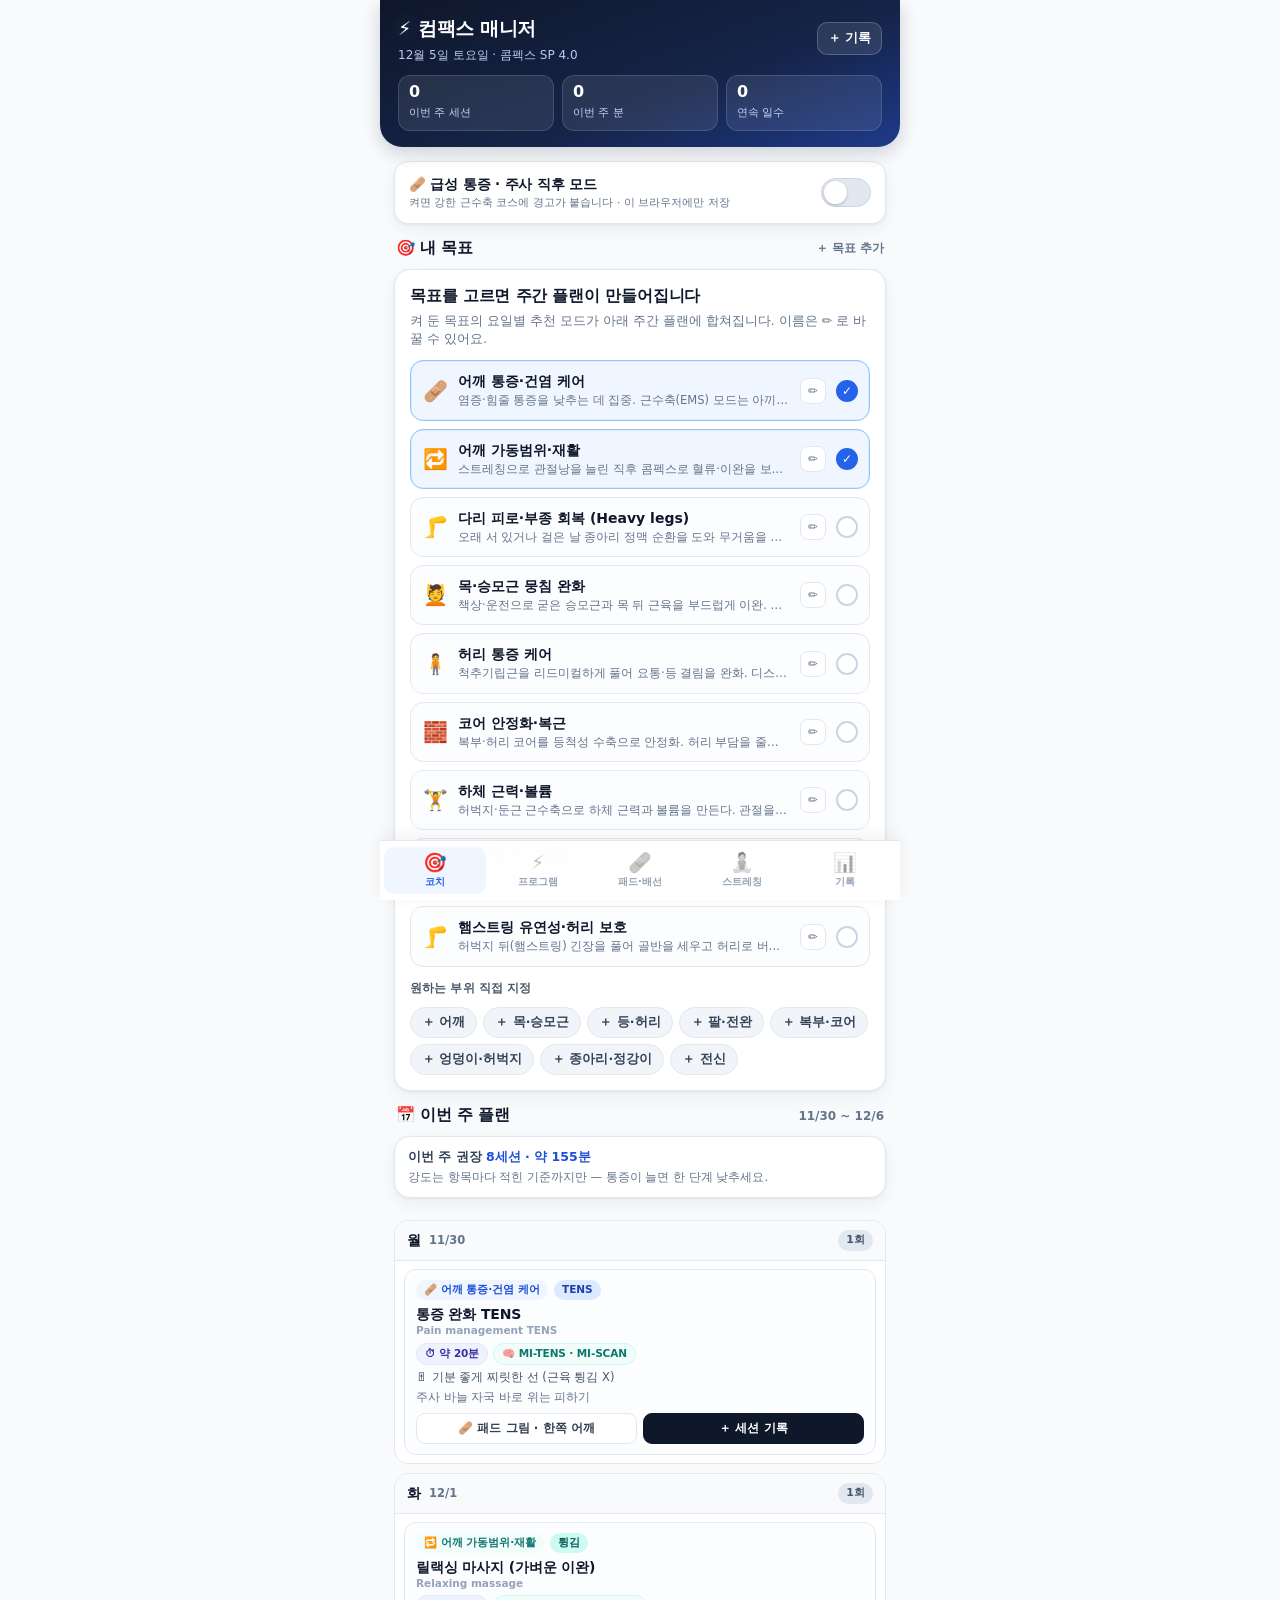
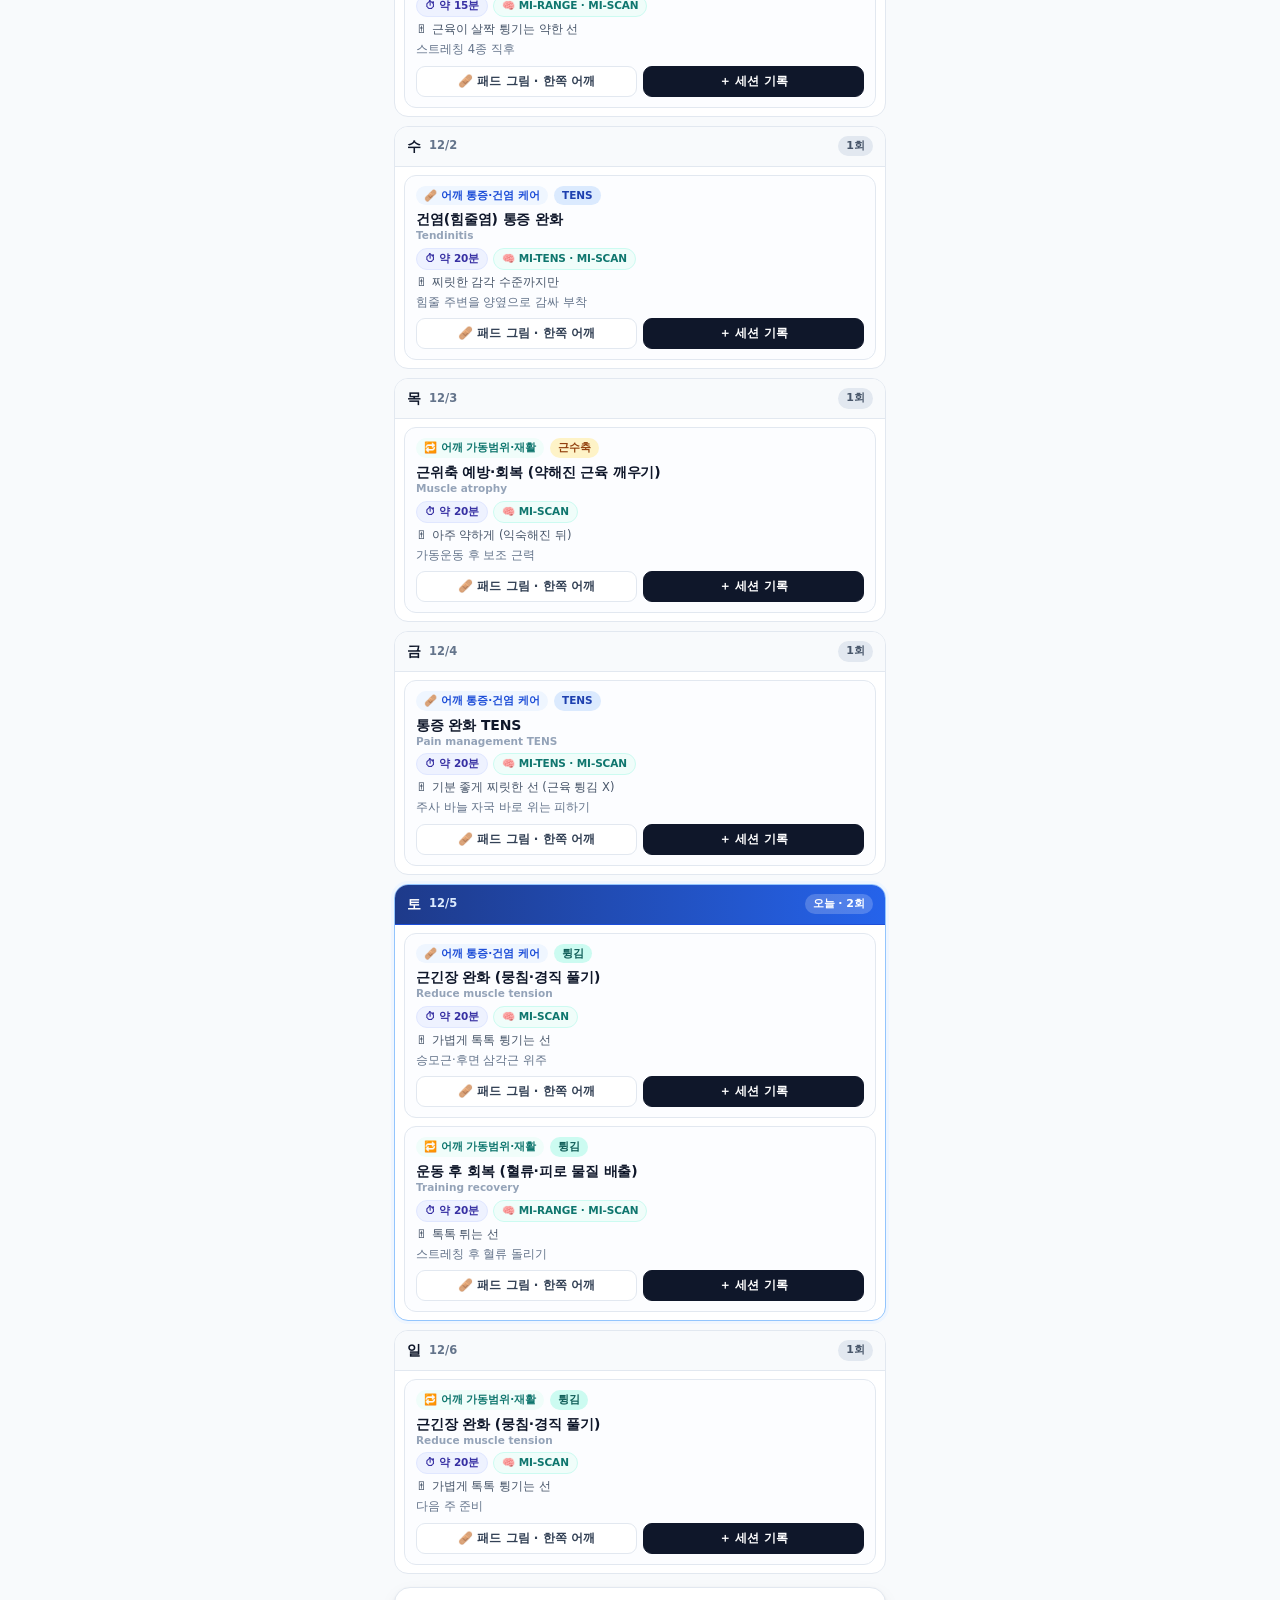
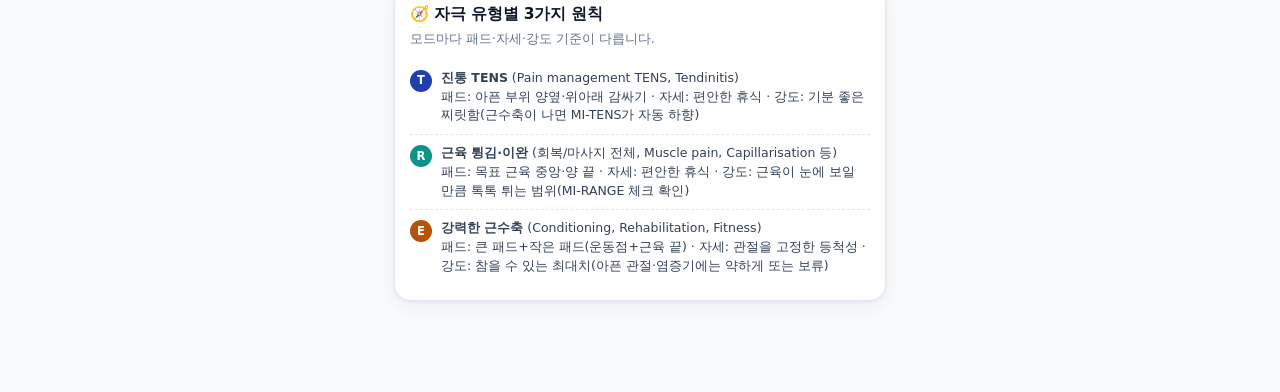
<file: compex-manager/index.html>
<!DOCTYPE html>
<html lang="ko">
<head>
<meta charset="UTF-8">
<meta name="viewport" content="width=device-width, initial-scale=1, viewport-fit=cover">
<title>컴팩스 매니저 · 목표 · 프로그램 · 기록</title>
<meta name="description" content="콤펙스 SP 4.0 30개 프로그램, 부위별 패드 부착, 어깨·햄스트링 스트레칭, 세션·워크로드 기록을 한 곳에서. 오프라인에서도 동작하는 개인용 PWA.">
<meta name="theme-color" content="#0f172a">
<meta name="mobile-web-app-capable" content="yes">
<meta name="apple-mobile-web-app-capable" content="yes">
<meta name="apple-mobile-web-app-status-bar-style" content="black-translucent">
<meta name="apple-mobile-web-app-title" content="컴팩스매니저">
<link rel="manifest" href="manifest.json">
<link rel="icon" href="icon-192.png" sizes="192x192">
<link rel="apple-touch-icon" href="apple-touch-icon.png">
<link rel="stylesheet" href="styles.css">
</head>
<body>
<div id="app">

  <header class="topbar">
    <div class="row">
      <div>
        <h1><span class="bolt">⚡</span> 컴팩스 매니저</h1>
        <p class="sub" id="topSub">콤펙스 SP 4.0 · 나의 재활 코치</p>
      </div>
      <button class="icon-btn" id="quickRecord" type="button">＋ 기록</button>
    </div>
    <div class="weekstat" id="weekStat">
      <div class="ws"><b id="wsSessions">0</b><span>이번 주 세션</span></div>
      <div class="ws"><b id="wsMinutes">0</b><span>이번 주 분</span></div>
      <div class="ws"><b id="wsStreak">0</b><span>연속 일수</span></div>
    </div>
  </header>

  <main>
    <!-- 탭 1 · 코치 -->
    <section class="tabpane active" id="tab-coach">
      <div class="acute-bar" id="acuteBar">
        <div class="acute-txt">
          <b>🩹 급성 통증 · 주사 직후 모드</b>
          <span>켜면 강한 근수축 코스에 경고가 붙습니다 · 이 브라우저에만 저장</span>
        </div>
        <button class="switch" id="acuteToggle" type="button" role="switch" aria-checked="false" aria-label="급성 통증·주사 직후 모드"><i></i></button>
      </div>
      <div class="sec-title">
        <h2>🎯 내 목표</h2>
        <button class="more" id="addGoalBtn" type="button">＋ 목표 추가</button>
      </div>
      <div class="card">
        <h2>목표를 고르면 주간 플랜이 만들어집니다</h2>
        <p class="hint">켜 둔 목표의 요일별 추천 모드가 아래 주간 플랜에 합쳐집니다. 이름은 ✏️ 로 바꿀 수 있어요.</p>
        <div class="goal-list" id="goalList"></div>
        <div style="margin-top:13px" class="field">
          <label>원하는 부위 직접 지정</label>
          <div class="part-chips" id="partChips"></div>
        </div>
      </div>

      <div class="sec-title">
        <h2>📅 이번 주 플랜</h2>
        <span class="more" id="weekRange"></span>
      </div>
      <div class="week" id="weekPlan"></div>

      <div class="card" style="margin-top:13px">
        <h2>🧭 자극 유형별 3가지 원칙</h2>
        <p class="hint">모드마다 패드·자세·강도 기준이 다릅니다.</p>
        <div class="step-mini">
          <div class="n" style="background:#1e40af">T</div>
          <div class="t"><b>진통 TENS</b> (Pain management TENS, Tendinitis)<br>패드: 아픈 부위 양옆·위아래 감싸기 · 자세: 편안한 휴식 · 강도: 기분 좋은 찌릿함(근수축이 나면 MI-TENS가 자동 하향)</div>
        </div>
        <div class="step-mini">
          <div class="n" style="background:#0d9488">R</div>
          <div class="t"><b>근육 튕김·이완</b> (회복/마사지 전체, Muscle pain, Capillarisation 등)<br>패드: 목표 근육 중앙·양 끝 · 자세: 편안한 휴식 · 강도: 근육이 눈에 보일 만큼 톡톡 튀는 범위(MI-RANGE 체크 확인)</div>
        </div>
        <div class="step-mini">
          <div class="n" style="background:#b45309">E</div>
          <div class="t"><b>강력한 근수축</b> (Conditioning, Rehabilitation, Fitness)<br>패드: 큰 패드+작은 패드(운동점+근육 끝) · 자세: 관절을 고정한 등척성 · 강도: 참을 수 있는 최대치(아픈 관절·염증기에는 약하게 또는 보류)</div>
        </div>
      </div>
    </section>

    <!-- 탭 2 · 프로그램 -->
    <section class="tabpane" id="tab-programs">
      <div class="card">
        <h2>⚡ SP 4.0 30개 프로그램</h2>
        <p class="hint">기기 메뉴의 영문명 그대로입니다. 검색·필터 후 펼쳐서 진입 순서와 패드 그림을 확인하세요.</p>
        <div class="search-wrap">
          <input id="progSearch" type="search" placeholder="영문명·한글 뜻·부위 검색 (예: TENS, 어깨, 허리)" autocomplete="off">
        </div>
        <div class="catbar" id="catBar"></div>
      </div>
      <div id="progList"></div>
    </section>

    <!-- 탭 3 · 패드·배선 -->
    <section class="tabpane" id="tab-pads">
      <div class="card">
        <h2>🩹 부위별 패드 부착</h2>
        <p class="hint">부위를 고르면 공식 부착 위치 그림과 주의점이 나옵니다.</p>
        <div class="part-chips" id="areaChips"></div>
        <div id="areaDetail"></div>
      </div>

      <div class="card">
        <h2>🔌 5×10cm 단자 2개 패드 연결법</h2>
        <p class="hint">큰 패드에 스냅 단자가 2개 있을 때는 3가지만 기억하면 됩니다. 패드 자체에는 극이 없고 <b>꽂는 선 색깔</b>로만 구분됩니다.</p>
        <div class="pad-hero" style="margin-top:0">
          <img src="assets/compex_double_snap_pad_wiring.jpg" alt="5x10cm 단자 2개 패드 케이블 연결법" loading="lazy" width="1000" height="549">
          <div class="cap">
            <p>① 1채널만 쓸 땐 1개만 꽂고 1개 비우기(정상)</p>
            <p>② 2채널 쓸 땐 같은 색(+)끼리 나란히</p>
            <p>③ 같은 패드에 빨강(+) + 검정(-) 동시 연결 금지</p>
          </div>
        </div>
      </div>

      <div class="card">
        <h2>🎛️ 버튼 위치와 역할</h2>
        <div class="pad-hero" style="margin-top:0">
          <img src="assets/compex_sp4_buttons_guide.jpg" alt="콤펙스 SP 4.0 버튼 도해" loading="lazy" width="1000" height="1500">
          <div class="cap">
            <p>전원(좌측 하단) · <b>Ch 1 +/-</b> 메뉴 이동 · <b>Ch 4 +/-</b> 확인·시작 · <b>i</b> 버튼(최근 5개 / 동시 강도 조절)</p>
          </div>
        </div>
        <div style="margin-top:12px">
          <div class="step-mini"><div class="n">1</div><div class="t"><b>패드 부착 후 전원</b> — 피부에 패드를 먼저 붙이고 리드선을 연결한 뒤 On/Off. 하나의 케이블 양쪽 끝에는 반드시 서로 다른 패드.</div></div>
          <div class="step-mini"><div class="n">2</div><div class="t"><b>카테고리 선택</b> — Ch 1 +/- 로 이동 → Ch 4 +/- 로 확인.</div></div>
          <div class="step-mini"><div class="n">3</div><div class="t"><b>세부 프로그램 선택</b> — 일부 근력 프로그램은 1~5단계 사이클 선택이 뜨고, 처음엔 1단계부터 주 3회 4~6주.</div></div>
          <div class="step-mini"><div class="n">4</div><div class="t"><b>MI-SCAN 자동 측정</b> — MI 센서 연결 시 시작 직전 잠깐 가만히.</div></div>
          <div class="step-mini"><div class="n">5</div><div class="t"><b>채널별 강도 올리기</b> — Ch 1~4 +. i 버튼은 여러 채널 동시 조절, On/Off 짧게 누르면 일시정지.</div></div>
        </div>
      </div>

      <div class="card">
        <h2>⚠️ 절대 금기 &amp; 주의사항</h2>
        <div class="warn-box">
          <b>모든 모드 공통</b>
          <ul>
            <li><b>부착 금지 부위:</b> 목 앞쪽(경동맥), 가슴 정면 심장 부위(전류가 심장을 가로지르는 배치), 머리·안면, 상처·발진·정맥류·주사 바늘 자국 바로 위</li>
            <li><b>사용 금지 대상:</b> 심박조율기 등 체내 이식형 전자장치 보유자, 임신 중 복부·허리, 간질 병력, 심부정맥 혈전증</li>
            <li><b>사용 환경:</b> 운전 중, 수면 중, 욕실·물가에서 절대 사용 금지</li>
            <li><b>통증 관절:</b> 염증·통증이 있는 관절 주변에는 고강도 근수축(Conditioning/Fitness) 대신 TENS → 회복/마사지 순서로</li>
            <li><b>패드 관리:</b> 젤이 마르거나 따가우면 즉시 멈추고 위치를 옮기거나 새 패드로 교체</li>
          </ul>
        </div>
      </div>
    </section>

    <!-- 탭 4 · 스트레칭 -->
    <section class="tabpane" id="tab-stretch">
      <div class="card">
        <h2>🧘 스트레칭 루틴</h2>
        <p class="hint">어깨 4종 · 햄스트링 3종. 부위를 골라 그날 필요한 루틴만 보고, 통증 직전까지만 · 호흡은 멈추지 않기.</p>
        <div class="field">
          <label>부위 필터</label>
          <div class="part-chips" id="stretchFilter"></div>
        </div>
        <div class="field" style="margin-top:12px">
          <label>타이머 알림 방식</label>
          <div class="fb-toggle" id="fbToggle">
            <button type="button" data-fb="vibrate">📳 진동</button>
            <button type="button" data-fb="beep">🔔 비프음</button>
            <button type="button" data-fb="both">📳+🔔 둘 다</button>
          </div>
        </div>
      </div>
      <div id="stretchList"></div>
      <div class="card">
        <h2>🦵 햄스트링 · 허리 보호 원칙</h2>
        <p class="hint">허벅지 뒤가 짧으면 골반이 당기고 그 부담이 허리로 갑니다. 세 가지만 지키세요.</p>
        <div class="step-mini">
          <div class="n" style="background:#0d9488">1</div>
          <div class="t"><b>허리 둥글게 말지 않기</b> — 숙이는 각도보다 등과 허리가 곧은 게 먼저입니다. 손이 발에 닿지 않아도 충분해요.</div>
        </div>
        <div class="step-mini">
          <div class="n" style="background:#0d9488">2</div>
          <div class="t"><b>무릎 뒤가 찌릿하면 각도 줄이기</b> — 저릿한 통증은 근육이 아니라 신경이 눌리는 신호입니다. 다리를 낮추거나 무릎을 살짝 굽히세요.</div>
        </div>
        <div class="step-mini">
          <div class="n" style="background:#0d9488">3</div>
          <div class="t"><b>20초 × 3회, 호흡 멈추지 않기</b> — 반동 없이 지그시. 좌우 한 번씩이면 6세트, 약 4분입니다.</div>
        </div>
      </div>
      <div class="card">
        <h2>⚡ 스트레칭 직후 컴팩스 코스</h2>
        <p class="hint">근육·관절을 풀어 준 직후, 현재 상태에 맞춰 연결하세요. 위 부위 필터에 맞춰 코스가 바뀝니다.</p>
        <div id="courseList"></div>
      </div>
    </section>

    <!-- 탭 5 · 기록 -->
    <section class="tabpane" id="tab-log">
      <div class="card" id="padCounter"></div>
      <div class="card">
        <h2>📊 이번 주 워크로드</h2>
        <div class="stat-grid">
          <div class="stat"><b id="stSessions">0</b><span>세션</span></div>
          <div class="stat"><b id="stMinutes">0</b><span>총 분</span></div>
          <div class="stat"><b id="stAvg">–</b><span>평균 강도</span></div>
        </div>
        <div id="freqList"></div>
      </div>

      <div class="card">
        <h2 id="logFormTitle">➕ 세션 기록</h2>
        <p class="hint">기기를 마친 뒤 강도·시간·체감을 남겨 두면 다음 주 조절에 쓸 수 있습니다.</p>
        <div class="form-grid">
          <div class="two">
            <div class="field"><label for="fDate">날짜</label><input id="fDate" type="date"></div>
            <div class="field"><label for="fMinutes">시간(분)</label><input id="fMinutes" type="number" inputmode="numeric" min="1" max="180" step="1" value="20"></div>
          </div>
          <div class="field"><label for="fArea">부위</label><select id="fArea"></select></div>
          <div class="field"><label for="fProgram">프로그램</label><select id="fProgram"></select></div>
          <div class="field"><label for="fIntensity">강도 (기기 표시 숫자)</label><input id="fIntensity" type="number" inputmode="numeric" min="1" max="60" step="1" placeholder="예: 12"><div id="logHint"></div></div>
          <div class="field"><label>자극·통증 체감 (1 약함 ~ 5 강함)</label>
            <div class="feel" id="feelBtns">
              <button type="button" data-v="1">1</button><button type="button" data-v="2">2</button>
              <button type="button" data-v="3" class="active">3</button><button type="button" data-v="4">4</button>
              <button type="button" data-v="5">5</button>
            </div>
          </div>
          <div class="field"><label for="fMemo">메모</label><textarea id="fMemo" placeholder="예: 오른쪽 어깨 뒤가 시원함, 다음엔 강도 1 올려보기"></textarea></div>
          <div class="btn-row">
            <button class="btn btn-primary" id="saveLog" type="button">저장</button>
            <button class="btn btn-ghost" id="resetLog" type="button">입력 지우기</button>
          </div>
        </div>
      </div>

      <div class="card">
        <div class="sec-title" style="margin:0 0 8px">
          <h2>🗂 최근 기록</h2>
          <span class="more" id="logCount"></span>
        </div>
        <div id="logList"></div>
      </div>

      <div class="card">
        <h2>💾 백업</h2>
        <p class="hint">기록·목표는 이 브라우저에만 저장됩니다. JSON으로 내보내 두면 기기를 바꿔도 이어집니다.</p>
        <div class="btn-row">
          <button class="btn btn-ghost" id="exportBtn" type="button">JSON 내보내기</button>
          <button class="btn btn-ghost" id="importBtn" type="button">JSON 불러오기</button>
        </div>
        <input type="file" id="importFile" accept="application/json,.json" style="display:none">
      </div>
    </section>
  </main>

  <nav class="tabbar" id="tabbar">
    <button type="button" data-tab="tab-coach" class="active"><span class="ic">🎯</span>코치</button>
    <button type="button" data-tab="tab-programs"><span class="ic">⚡</span>프로그램</button>
    <button type="button" data-tab="tab-pads"><span class="ic">🩹</span>패드·배선</button>
    <button type="button" data-tab="tab-stretch"><span class="ic">🧘</span>스트레칭</button>
    <button type="button" data-tab="tab-log"><span class="ic">📊</span>기록</button>
  </nav>
</div>

<div class="backdrop" id="backdrop">
  <div class="sheet" id="sheet">
    <div class="sheet-head">
      <h3 id="sheetTitle">제목</h3>
      <button class="sheet-close" id="sheetClose" type="button">✕</button>
    </div>
    <div id="sheetBody"></div>
  </div>
</div>
<div class="toast" id="toast"></div>

<script src="data.js"></script>
<script src="app.js"></script>
</body>
</html>
</file>
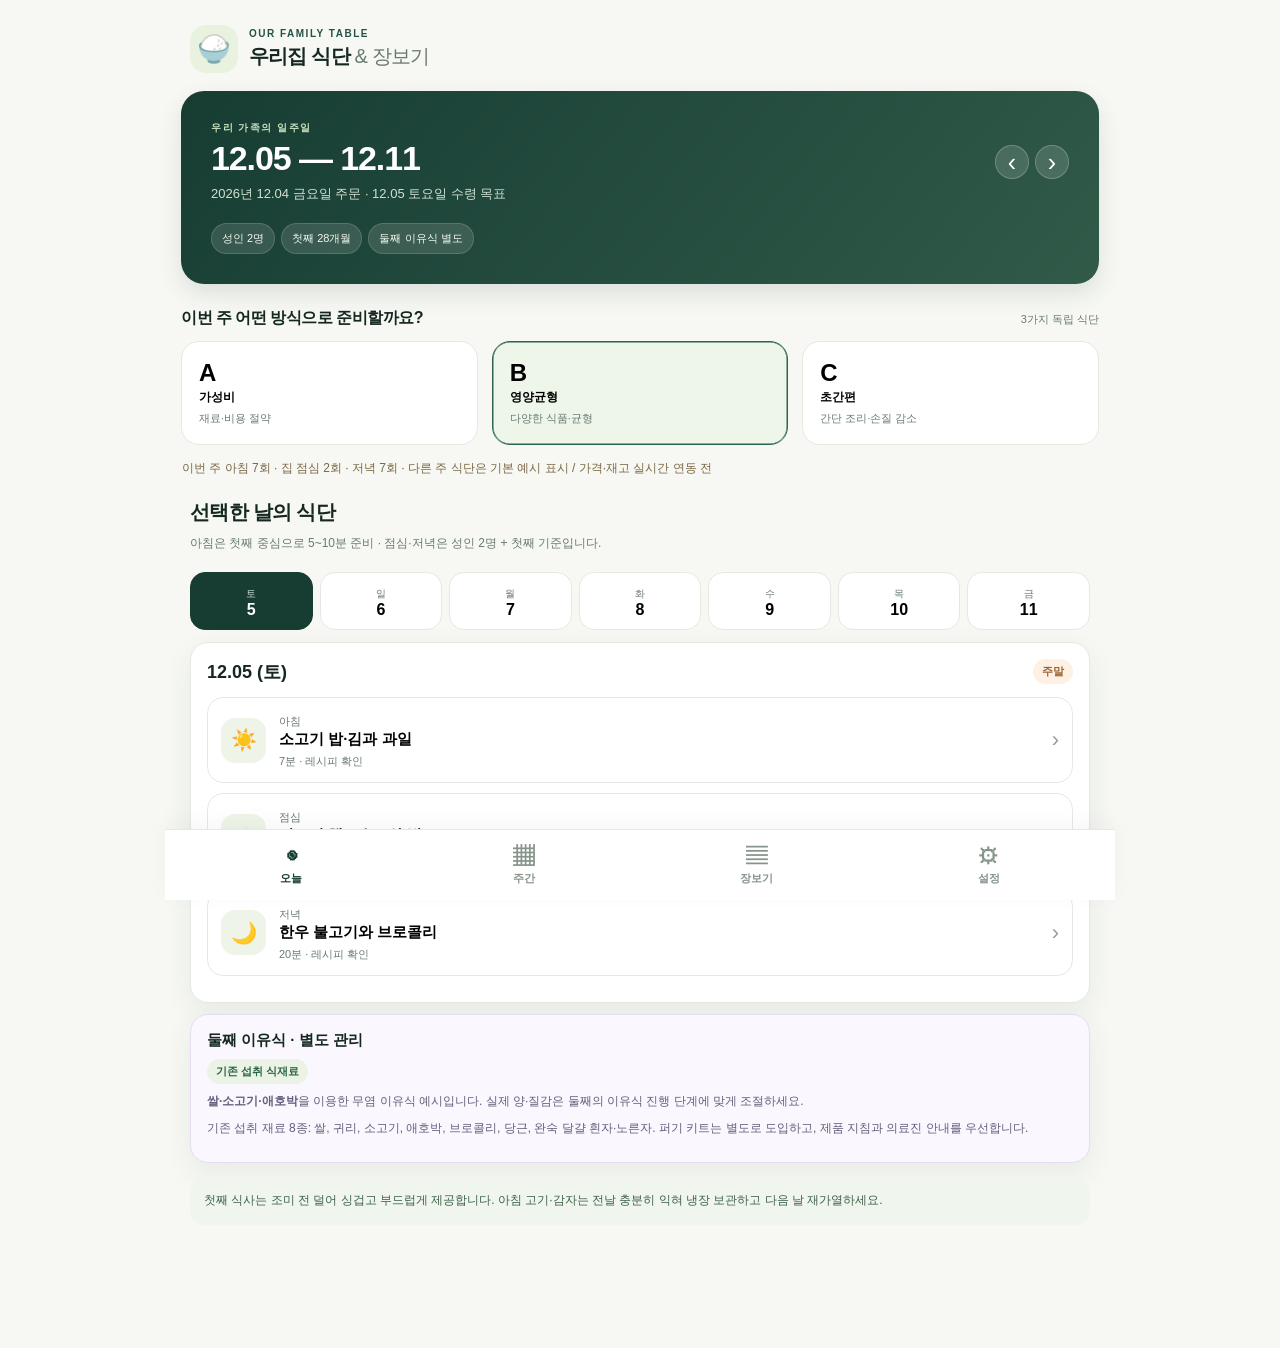
<file: family-meals/index.html>
<!doctype html>
<html lang="ko">
<head>
  <meta charset="UTF-8" />
  <meta name="viewport" content="width=device-width, initial-scale=1, viewport-fit=cover" />
  <meta name="theme-color" content="#173d33" />
  <meta name="description" content="가족 식단 A·B·C, 요일별 레시피와 마켓컬리 장보기, 어린이집 방학·휴원일 관리" />
  <meta name="apple-mobile-web-app-capable" content="yes" />
  <meta name="apple-mobile-web-app-status-bar-style" content="default" />
  <meta name="apple-mobile-web-app-title" content="우리집 식단" />
  <link rel="apple-touch-icon" href="icons/icon.svg" />
  <link rel="manifest" href="manifest.webmanifest" />
  <link rel="icon" href="icons/icon.svg" type="image/svg+xml" />
  
  <title>우리집 식단 & 장보기</title>
</head>
<body>
  <div class="shell">
    <header class="topbar">
      <div class="brand"><span class="brand-mark">🍚</span><div><p class="eyebrow">OUR FAMILY TABLE</p><h1>우리집 식단<span class="brand-amp"> & 장보기</span></h1></div></div>
      <button id="installBtn" class="install" hidden aria-label="휴대폰에 앱 설치하기">＋ 홈 화면</button>
    </header>
    <section class="headline" aria-label="주간 식단 설정">
      <div class="headline-row"><div><p class="eyebrow light">우리 가족의 일주일</p><h2 id="weekHeading">10.31 — 11.06</h2><p id="deliveryText">금요일 장보기 · 토요일 오전 수령</p></div><div class="week-nav"><button id="prevWeek" title="이전 주" aria-label="이전 주">‹</button><button id="nextWeek" title="다음 주" aria-label="다음 주">›</button></div></div>
      <div class="people-line"><span>성인 2명</span><span>첫째 27개월</span><span>둘째 이유식 별도</span></div>
    </section>
    <section class="plan-selector" aria-label="장보기 플랜 선택"><div class="section-head"><h3>이번 주 어떤 방식으로 준비할까요?</h3><span class="tiny-muted">3가지 독립 식단</span></div><div class="plans" id="plans"></div></section>
    <div class="notice-row" id="noticeRow" role="status"></div>
    <main id="mainContent" tabindex="-1"></main>
    <nav class="bottom-nav" aria-label="메인 메뉴">
      <button class="navitem selected" data-view="today"><span class="navicon">◉</span><span>오늘</span></button>
      <button class="navitem" data-view="week"><span class="navicon">▦</span><span>주간</span></button>
      <button class="navitem" data-view="shop"><span class="navicon">▤</span><span>장보기</span></button>
      <button class="navitem" data-view="settings"><span class="navicon">⚙</span><span>설정</span></button>
    </nav>
  </div>
  <dialog id="recipeDialog" class="recipe-dialog"><div id="dialogContent"></div><button class="close-dialog" id="closeDialog" aria-label="레시피 닫기">×</button></dialog>
  <script src="kurly-members.js"></script>
  <script src="backup.js"></script>
  <script src="bundle-loader.js"></script>
  <script src="recipe-details.js" defer></script>
  <script src="ready-sauces.js" defer></script>
  <script src="sauce-shopping-schedule.js" defer></script>
</body>
</html>
</file>
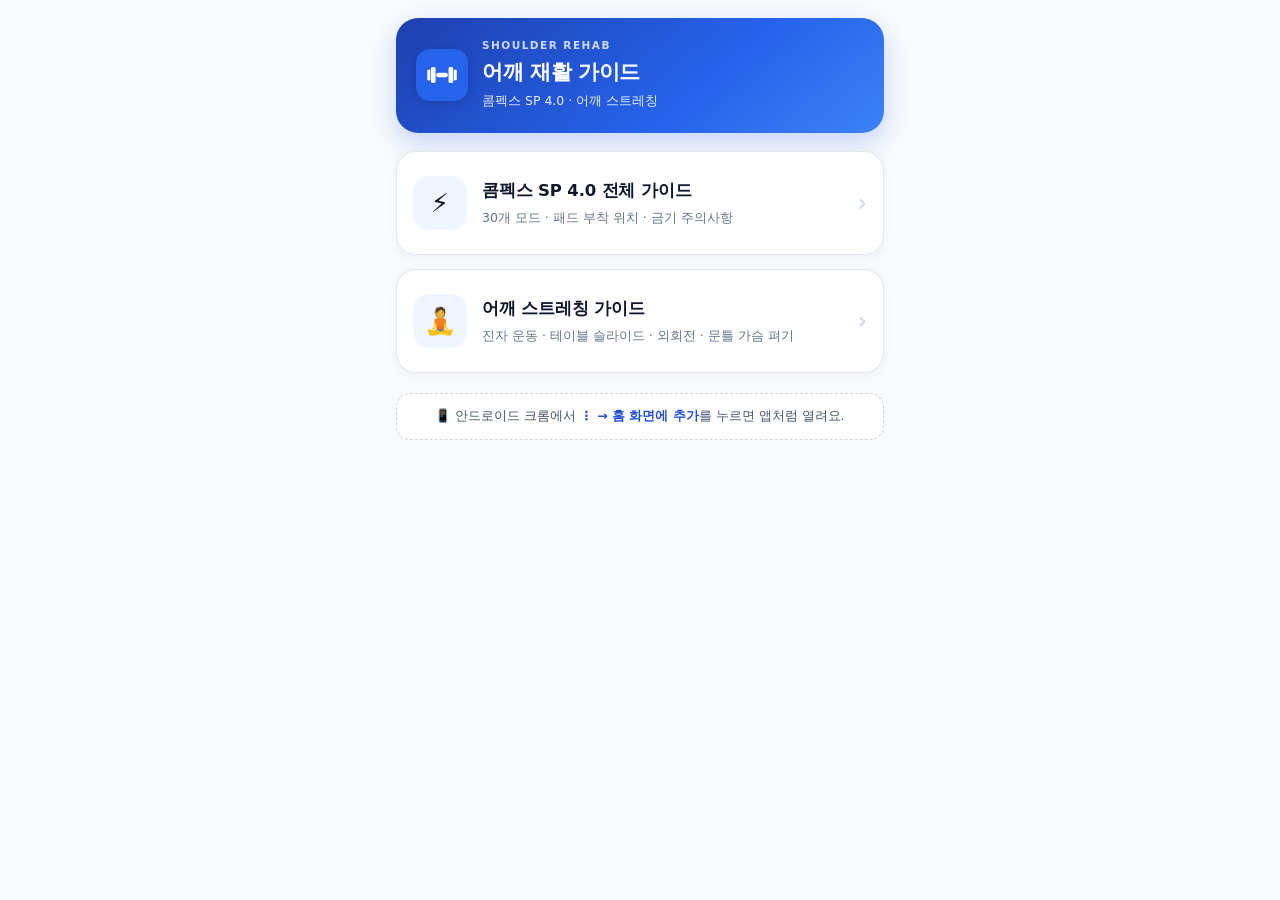
<file: rehab/index.html>
<!DOCTYPE html>
<html lang="ko">
<head>
<meta charset="UTF-8">
<meta name="viewport" content="width=device-width, initial-scale=1.0, viewport-fit=cover">
<title>어깨 재활 가이드</title>
<meta name="description" content="콤펙스 SP 4.0 모드·패드 부착 가이드와 어깨 스트레칭 루틴을 한 화면에서 여는 개인 재활 앱">
<meta name="theme-color" content="#2563eb">
<meta name="color-scheme" content="light">
<meta name="mobile-web-app-capable" content="yes">
<meta name="apple-mobile-web-app-capable" content="yes">
<meta name="apple-mobile-web-app-status-bar-style" content="default">
<meta name="apple-mobile-web-app-title" content="어깨재활">
<link rel="manifest" href="manifest.json">
<link rel="apple-touch-icon" href="icon-192.png">
<link rel="icon" href="icon-192.png" type="image/png">
<style>
  :root {
    --blue: #2563eb;
    --blue-dark: #1d4ed8;
    --bg: #f8fafc;
    --card: #ffffff;
    --text: #0f172a;
    --muted: #64748b;
    --border: #e2e8f0;
    --safe-b: env(safe-area-inset-bottom, 0px);
    --safe-t: env(safe-area-inset-top, 0px);
  }
  * { box-sizing: border-box; -webkit-tap-highlight-color: transparent; }
  html { -webkit-text-size-adjust: 100%; }
  body {
    margin: 0;
    min-height: 100vh;
    min-height: 100dvh;
    background: var(--bg);
    color: var(--text);
    font-family: -apple-system, BlinkMacSystemFont, "Apple SD Gothic Neo", "Pretendard",
      "Noto Sans KR", "Malgun Gothic", system-ui, sans-serif;
    line-height: 1.5;
    -webkit-font-smoothing: antialiased;
  }
  .page {
    width: 100%;
    max-width: 520px;
    margin: 0 auto;
    padding: calc(var(--safe-t) + 18px) 16px calc(var(--safe-b) + 20px);
    display: flex;
    flex-direction: column;
    gap: 18px;
  }

  .hero {
    background: linear-gradient(140deg, #1e40af 0%, var(--blue) 62%, #3b82f6 100%);
    color: #fff;
    border-radius: 22px;
    padding: 20px 20px 22px;
    box-shadow: 0 10px 26px rgba(37, 99, 235, 0.24);
    display: flex;
    align-items: center;
    gap: 14px;
  }
  .hero img {
    width: 52px; height: 52px;
    border-radius: 14px;
    background: #fff;
    flex: 0 0 auto;
    box-shadow: 0 2px 8px rgba(15, 23, 42, 0.18);
  }
  .hero .eyebrow {
    margin: 0 0 3px;
    font-size: 10.5px;
    letter-spacing: 0.14em;
    font-weight: 700;
    opacity: 0.78;
  }
  .hero h1 {
    margin: 0;
    font-size: 21px;
    font-weight: 800;
    letter-spacing: -0.02em;
  }
  .hero .sub {
    margin: 4px 0 0;
    font-size: 12.5px;
    opacity: 0.9;
  }

  main { display: flex; flex-direction: column; gap: 14px; }

  .tile {
    display: flex;
    align-items: center;
    gap: 15px;
    min-height: 104px;
    padding: 18px 16px;
    background: var(--card);
    border: 1px solid var(--border);
    border-radius: 20px;
    box-shadow: 0 2px 10px rgba(15, 23, 42, 0.05);
    text-decoration: none;
    color: inherit;
    transition: transform 0.12s ease, box-shadow 0.12s ease, border-color 0.12s ease;
  }
  .tile:active {
    transform: scale(0.985);
    box-shadow: 0 1px 4px rgba(15, 23, 42, 0.08);
    border-color: #c7d7f7;
  }
  .tile .ico {
    flex: 0 0 auto;
    width: 54px; height: 54px;
    display: grid;
    place-items: center;
    font-size: 26px;
    line-height: 1;
    border-radius: 16px;
    background: #eff6ff;
  }
  .tile .body { flex: 1 1 auto; min-width: 0; }
  .tile h2 {
    margin: 0;
    font-size: 16.5px;
    font-weight: 700;
    letter-spacing: -0.01em;
    word-break: keep-all;
  }
  .tile p {
    margin: 5px 0 0;
    font-size: 12.5px;
    color: var(--muted);
    word-break: keep-all;
  }
  .tile .chev {
    flex: 0 0 auto;
    color: #cbd5e1;
    font-size: 24px;
    line-height: 1;
    padding-left: 2px;
  }

  footer { margin-top: 2px; }
  .hint {
    margin: 0;
    padding: 13px 15px;
    background: #fff;
    border: 1px dashed #cbd5e1;
    border-radius: 14px;
    font-size: 12.5px;
    color: #475569;
    text-align: center;
    word-break: keep-all;
  }
  .hint b { color: var(--blue-dark); font-weight: 700; }
</style>
</head>
<body>
<div class="page">
  <header class="hero">
    <img src="icon-192.png" alt="" width="52" height="52">
    <div>
      <p class="eyebrow">SHOULDER REHAB</p>
      <h1>어깨 재활 가이드</h1>
      <p class="sub">콤펙스 SP 4.0 · 어깨 스트레칭</p>
    </div>
  </header>

  <main>
    <a class="tile" href="./compex.html">
      <span class="ico" aria-hidden="true">⚡</span>
      <span class="body">
        <h2>콤펙스 SP 4.0 전체 가이드</h2>
        <p>30개 모드 · 패드 부착 위치 · 금기 주의사항</p>
      </span>
      <span class="chev" aria-hidden="true">›</span>
    </a>

    <a class="tile" href="./stretching.html">
      <span class="ico" aria-hidden="true">🧘</span>
      <span class="body">
        <h2>어깨 스트레칭 가이드</h2>
        <p>진자 운동 · 테이블 슬라이드 · 외회전 · 문틀 가슴 펴기</p>
      </span>
      <span class="chev" aria-hidden="true">›</span>
    </a>
  </main>

  <footer>
    <p class="hint">📱 안드로이드 크롬에서 <b>⋮ → 홈 화면에 추가</b>를 누르면 앱처럼 열려요.</p>
  </footer>
</div>
<script>
  if ('serviceWorker' in navigator) {
    window.addEventListener('load', function () {
      navigator.serviceWorker.register('./sw.js').catch(function () {});
    });
  }
</script>
</body>
</html>
</file>
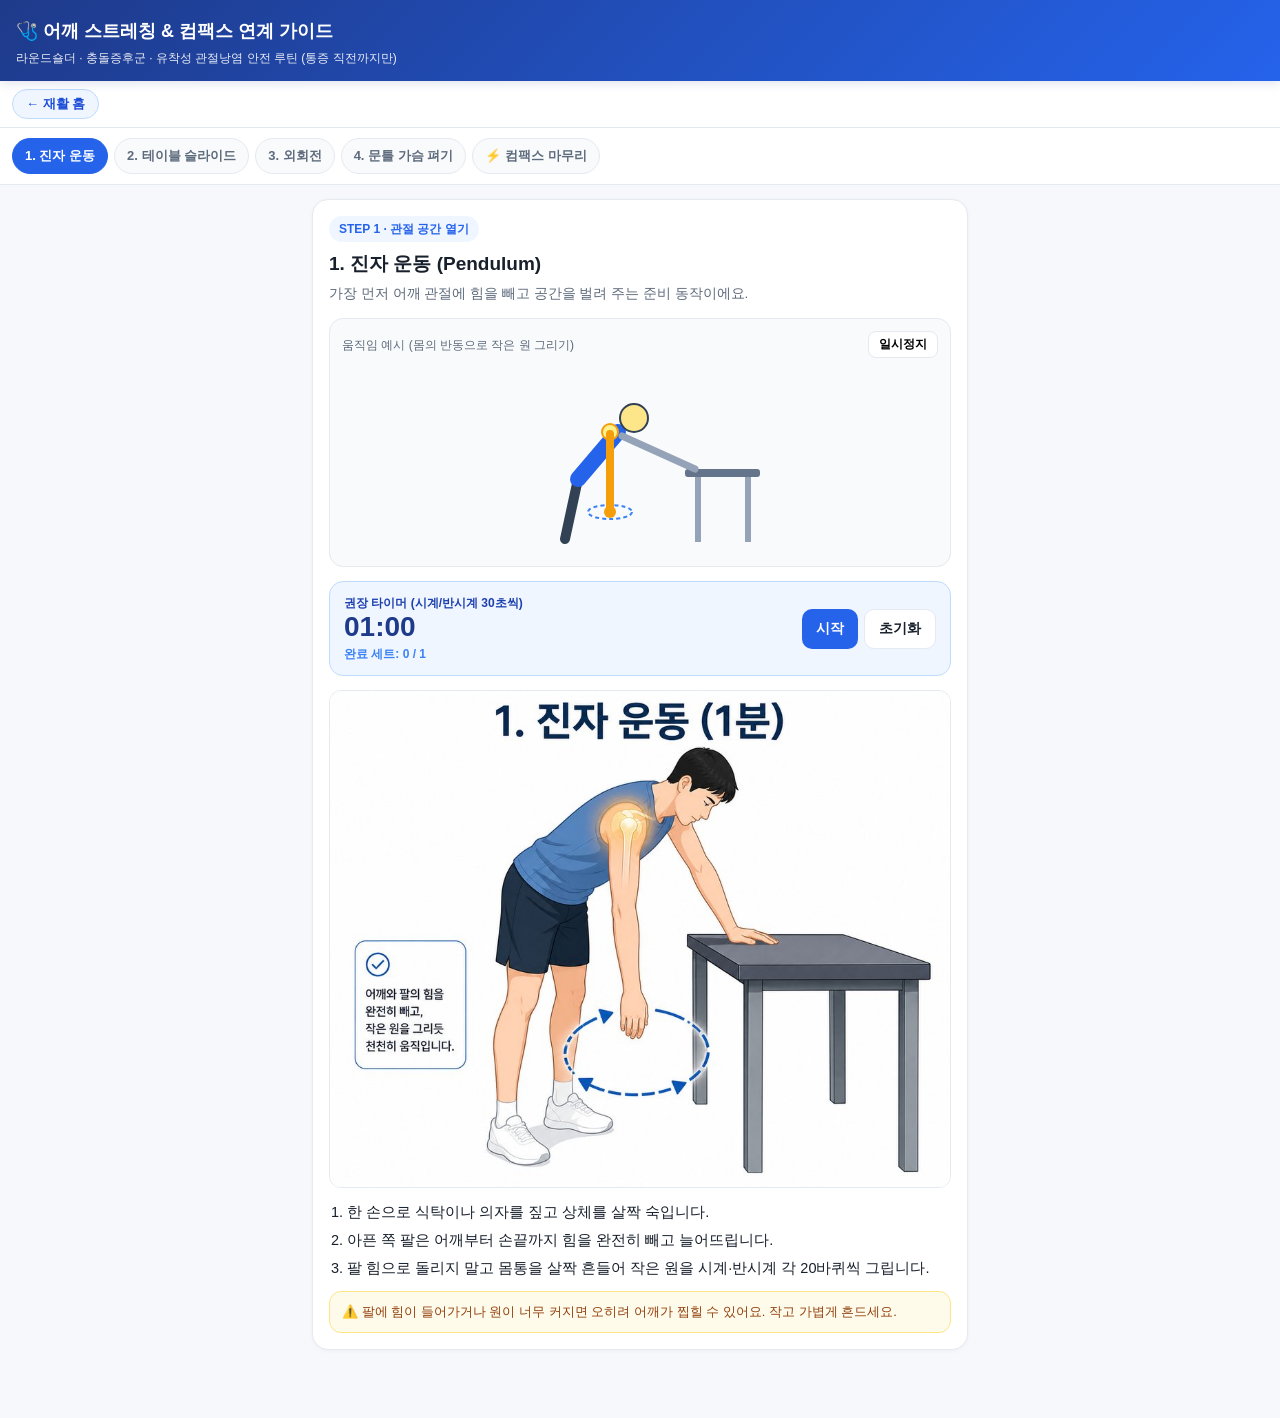
<file: rehab/stretching.html>
<!DOCTYPE html>
<html lang="ko">
<head>
<meta charset="UTF-8">
<meta name="viewport" content="width=device-width, initial-scale=1.0, maximum-scale=1.0, user-scalable=no">
<title>어깨 스트레칭 &amp; 컴팩스 연계 가이드</title>
<style>
  :root {
    --bg: #f6f8fb;
    --card: #ffffff;
    --text: #18202c;
    --muted: #5e6b7c;
    --accent: #2563eb;
    --accent-soft: #eff6ff;
    --ok: #10b981;
    --warn: #d97706;
    --warn-bg: #fffbeb;
    --border: #e5e9f0;
  }
  * { box-sizing: border-box; -webkit-tap-highlight-color: transparent; }
  body {
    margin: 0;
    font-family: -apple-system, BlinkMacSystemFont, "Apple SD Gothic Neo", "Pretendard", sans-serif;
    background: var(--bg);
    color: var(--text);
    line-height: 1.5;
    padding-bottom: 40px;
  }
  header {
    background: linear-gradient(135deg, #1e3a8a, #2563eb);
    color: #fff;
    padding: 18px 16px 14px;
    position: sticky;
    top: 0;
    z-index: 20;
    box-shadow: 0 2px 10px rgba(30,58,138,.15);
  }
  header h1 { margin: 0; font-size: 18px; font-weight: 700; }
  header p { margin: 4px 0 0; font-size: 12px; opacity: .9; }
  .tabs {
    display: flex;
    gap: 6px;
    padding: 10px 12px;
    background: #fff;
    border-bottom: 1px solid var(--border);
    overflow-x: auto;
    position: sticky;
    top: 68px;
    z-index: 15;
  }
  .tab {
    flex: 0 0 auto;
    border: 1px solid var(--border);
    background: #f8fafc;
    color: var(--muted);
    padding: 8px 12px;
    border-radius: 999px;
    font-size: 13px;
    font-weight: 600;
    cursor: pointer;
  }
  .tab.active {
    background: var(--accent);
    color: #fff;
    border-color: var(--accent);
  }
  .wrap { max-width: 680px; margin: 0 auto; padding: 14px 12px; }
  .card {
    background: var(--card);
    border: 1px solid var(--border);
    border-radius: 16px;
    padding: 16px;
    margin-bottom: 14px;
    box-shadow: 0 1px 4px rgba(15,23,42,.04);
  }
  .badge {
    display: inline-block;
    background: var(--accent-soft);
    color: var(--accent);
    font-size: 12px;
    font-weight: 700;
    padding: 4px 10px;
    border-radius: 999px;
    margin-bottom: 8px;
  }
  h2 { margin: 0 0 6px; font-size: 19px; }
  .sub { color: var(--muted); font-size: 13.5px; margin: 0 0 14px; }
  .anim-box {
    background: #f8fafc;
    border: 1px solid var(--border);
    border-radius: 14px;
    padding: 12px;
    text-align: center;
    margin-bottom: 14px;
  }
  .anim-head {
    display: flex;
    justify-content: space-between;
    align-items: center;
    font-size: 12px;
    color: var(--muted);
    margin-bottom: 6px;
  }
  .anim-btn {
    border: 1px solid var(--border);
    background: #fff;
    border-radius: 8px;
    padding: 4px 10px;
    font-size: 12px;
    font-weight: 600;
    cursor: pointer;
  }
  svg { max-width: 100%; height: auto; display: block; margin: 0 auto; }
  .timer-box {
    display: flex;
    align-items: center;
    justify-content: space-between;
    gap: 12px;
    background: var(--accent-soft);
    border: 1px solid #bfdbfe;
    border-radius: 14px;
    padding: 12px 14px;
    margin-bottom: 14px;
  }
  .timer-left { display: flex; flex-direction: column; }
  .timer-label { font-size: 12px; color: #1e40af; font-weight: 600; }
  .timer-val { font-size: 28px; font-weight: 800; color: #1e3a8a; font-variant-numeric: tabular-nums; line-height: 1.1; }
  .timer-sets { font-size: 12px; color: #3b82f6; margin-top: 2px; font-weight: 600; }
  .timer-btns { display: flex; gap: 6px; }
  .btn {
    border: none;
    border-radius: 10px;
    padding: 10px 14px;
    font-size: 13.5px;
    font-weight: 700;
    cursor: pointer;
  }
  .btn-primary { background: var(--accent); color: #fff; }
  .btn-ghost { background: #fff; color: var(--text); border: 1px solid var(--border); }
  .photo {
    width: 100%;
    border-radius: 12px;
    border: 1px solid var(--border);
    margin-bottom: 14px;
    display: block;
  }
  .steps { margin: 0; padding-left: 18px; font-size: 14.5px; }
  .steps li { margin-bottom: 6px; }
  .warn {
    background: var(--warn-bg);
    border: 1px solid #fde68a;
    color: #92400e;
    border-radius: 12px;
    padding: 10px 12px;
    font-size: 13px;
    margin-top: 12px;
  }
  .compex-card {
    background: linear-gradient(180deg, #ffffff, #f8fafc);
    border: 1px solid #cbd5e1;
  }
  .hidden { display: none; }

  /* Animations */
  @keyframes pendulumSwing {
    0%   { transform: translate(0px, 0px) rotate(0deg); }
    25%  { transform: translate(12px, -2px) rotate(-6deg); }
    50%  { transform: translate(0px, 3px) rotate(0deg); }
    75%  { transform: translate(-12px, -2px) rotate(6deg); }
    100% { transform: translate(0px, 0px) rotate(0deg); }
  }
  @keyframes tableSlide {
    0%, 15%   { transform: translateX(0px); }
    50%, 70%  { transform: translateX(52px); }
    100%      { transform: translateX(0px); }
  }
  @keyframes torsoLean {
    0%, 15%   { transform: rotate(0deg); }
    50%, 70%  { transform: rotate(14deg); }
    100%      { transform: rotate(0deg); }
  }
  @keyframes extRot {
    0%, 15%   { transform: rotate(0deg); }
    50%, 70%  { transform: rotate(-34deg); }
    100%      { transform: rotate(0deg); }
  }
  @keyframes doorLean {
    0%, 15%   { transform: translateY(0px) scale(1); }
    50%, 70%  { transform: translateY(8px) scale(1.06); }
    100%      { transform: translateY(0px) scale(1); }
  }
  .paused * { animation-play-state: paused !important; }
  .anim-pendulum { transform-origin: 120px 68px; animation: pendulumSwing 2.6s ease-in-out infinite; }
  .anim-slide { animation: tableSlide 4.2s ease-in-out infinite; }
  .anim-torso { transform-origin: 85px 150px; animation: torsoLean 4.2s ease-in-out infinite; }
  .anim-extrot { transform-origin: 115px 100px; animation: extRot 4.2s ease-in-out infinite; }
  .anim-door { transform-origin: 150px 100px; animation: doorLean 4.2s ease-in-out infinite; }
</style>

<style id="rehab-back-css">
  .rehab-backbar{background:#fff;border-bottom:1px solid #e3e7ef;padding:8px 12px;text-align:left;}
  .rehab-back{display:inline-flex;align-items:center;gap:5px;padding:6px 13px;border-radius:999px;
    border:1px solid #bfdbfe;background:#eff6ff;color:#1d4ed8;font-size:13px;font-weight:700;
    text-decoration:none;font-family:inherit;line-height:1.2;}
  .rehab-back:active{background:#dbeafe;}
</style>
</head>
<body>
<header>
  <h1>🩺 어깨 스트레칭 &amp; 컴팩스 연계 가이드</h1>
  <p>라운드숄더 · 충돌증후군 · 유착성 관절낭염 안전 루틴 (통증 직전까지만)</p>
</header>
<div class="rehab-backbar"><a class="rehab-back" href="./">← 재활 홈</a></div>

<div class="tabs">
  <button class="tab active" onclick="showTab(0)">1. 진자 운동</button>
  <button class="tab" onclick="showTab(1)">2. 테이블 슬라이드</button>
  <button class="tab" onclick="showTab(2)">3. 외회전</button>
  <button class="tab" onclick="showTab(3)">4. 문틀 가슴 펴기</button>
  <button class="tab" onclick="showTab(4)">⚡ 컴팩스 마무리</button>
</div>

<div class="wrap">
  <!-- STEP 1 -->
  <section class="panel" id="p0">
    <div class="card">
      <span class="badge">STEP 1 · 관절 공간 열기</span>
      <h2>1. 진자 운동 (Pendulum)</h2>
      <p class="sub">가장 먼저 어깨 관절에 힘을 빼고 공간을 벌려 주는 준비 동작이에요.</p>

      <div class="anim-box" id="anim0">
        <div class="anim-head">
          <span>움직임 예시 (몸의 반동으로 작은 원 그리기)</span>
          <button class="anim-btn" onclick="toggleAnim(0, this)">일시정지</button>
        </div>
        <svg viewBox="0 0 300 190" width="300" height="190">
          <!-- Table -->
          <rect x="195" y="105" width="75" height="8" rx="3" fill="#64748b"/>
          <rect x="205" y="113" width="6" height="65" fill="#94a3b8"/>
          <rect x="255" y="113" width="6" height="65" fill="#94a3b8"/>
          <!-- Body leaning -->
          <line x1="75" y1="175" x2="88" y2="115" stroke="#334155" stroke-width="10" stroke-linecap="round"/>
          <line x1="88" y1="115" x2="128" y2="68" stroke="#2563eb" stroke-width="16" stroke-linecap="round"/>
          <circle cx="144" cy="54" r="14" fill="#fde68a" stroke="#334155" stroke-width="2"/>
          <!-- Supporting arm -->
          <line x1="132" y1="72" x2="205" y2="105" stroke="#94a3b8" stroke-width="7" stroke-linecap="round"/>
          <!-- Pendulum circle guide -->
          <ellipse cx="120" cy="148" rx="22" ry="7" fill="none" stroke="#3b82f6" stroke-width="2" stroke-dasharray="4 3"/>
          <!-- Relaxed hanging arm -->
          <g class="anim-pendulum">
            <circle cx="120" cy="68" r="8" fill="#fef08a" stroke="#f59e0b" stroke-width="2"/>
            <line x1="120" y1="70" x2="120" y2="145" stroke="#f59e0b" stroke-width="8" stroke-linecap="round"/>
            <circle cx="120" cy="148" r="6" fill="#f59e0b"/>
          </g>
        </svg>
      </div>

      <div class="timer-box">
        <div class="timer-left">
          <span class="timer-label">권장 타이머 (시계/반시계 30초씩)</span>
          <span class="timer-val" id="tval0">01:00</span>
          <span class="timer-sets" id="tset0">완료 세트: 0 / 1</span>
        </div>
        <div class="timer-btns">
          <button class="btn btn-primary" onclick="toggleTimer(0, 60, 1)" id="tbtn0">시작</button>
          <button class="btn btn-ghost" onclick="resetTimer(0, 60, 1)">초기화</button>
        </div>
      </div>

      <img class="photo" src="[data-uri]" alt="진자 운동 일러스트">

      <ol class="steps">
        <li>한 손으로 식탁이나 의자를 짚고 상체를 살짝 숙입니다.</li>
        <li>아픈 쪽 팔은 어깨부터 손끝까지 힘을 완전히 빼고 늘어뜨립니다.</li>
        <li>팔 힘으로 돌리지 말고 몸통을 살짝 흔들어 작은 원을 시계·반시계 각 20바퀴씩 그립니다.</li>
      </ol>
      <div class="warn">⚠️ 팔에 힘이 들어가거나 원이 너무 커지면 오히려 어깨가 찝힐 수 있어요. 작고 가볍게 흔드세요.</div>
    </div>
  </section>

  <!-- STEP 2 -->
  <section class="panel hidden" id="p1">
    <div class="card">
      <span class="badge">STEP 2 · 안전하게 팔 올리기</span>
      <h2>2. 테이블 슬라이드 (Table Slide)</h2>
      <p class="sub">팔 무게를 식탁에 실어 충돌증후군 통증 각도를 피하면서 가동범위를 늘려요.</p>

      <div class="anim-box" id="anim1">
        <div class="anim-head">
          <span>움직임 예시 (상체를 숙이며 팔을 앞으로 밀기)</span>
          <button class="anim-btn" onclick="toggleAnim(1, this)">일시정지</button>
        </div>
        <svg viewBox="0 0 300 190" width="300" height="190">
          <!-- Chair -->
          <path d="M52 105 L52 155 L95 155" fill="none" stroke="#64748b" stroke-width="6" stroke-linecap="round"/>
          <line x1="60" y1="155" x2="60" y2="180" stroke="#94a3b8" stroke-width="5"/>
          <line x1="90" y1="155" x2="90" y2="180" stroke="#94a3b8" stroke-width="5"/>
          <!-- Table -->
          <rect x="145" y="112" width="135" height="8" rx="3" fill="#cbd5e1" stroke="#64748b" stroke-width="1.5"/>
          <line x1="210" y1="120" x2="210" y2="180" stroke="#94a3b8" stroke-width="6"/>
          <!-- Legs -->
          <path d="M85 150 L125 150 L125 180" fill="none" stroke="#334155" stroke-width="10" stroke-linecap="round" stroke-linejoin="round"/>
          <!-- Torso + sliding arm -->
          <g class="anim-torso">
            <line x1="85" y1="150" x2="92" y2="95" stroke="#2563eb" stroke-width="16" stroke-linecap="round"/>
            <circle cx="96" cy="75" r="13" fill="#fde68a" stroke="#334155" stroke-width="2"/>
          </g>
          <g class="anim-slide">
            <rect x="165" y="103" width="26" height="8" rx="3" fill="#60a5fa"/>
            <line x1="100" y1="98" x2="175" y2="106" stroke="#f59e0b" stroke-width="8" stroke-linecap="round"/>
          </g>
          <!-- Arrow -->
          <line x1="195" y1="92" x2="245" y2="92" stroke="#2563eb" stroke-width="3" stroke-dasharray="5 3"/>
          <polygon points="245,87 255,92 245,97" fill="#2563eb"/>
        </svg>
      </div>

      <div class="timer-box">
        <div class="timer-left">
          <span class="timer-label">끝 지점 유지 타이머 (10초 × 5회)</span>
          <span class="timer-val" id="tval1">00:10</span>
          <span class="timer-sets" id="tset1">완료 세트: 0 / 5</span>
        </div>
        <div class="timer-btns">
          <button class="btn btn-primary" onclick="toggleTimer(1, 10, 5)" id="tbtn1">시작</button>
          <button class="btn btn-ghost" onclick="resetTimer(1, 10, 5)">초기화</button>
        </div>
      </div>

      <img class="photo" src="[data-uri]" alt="테이블 슬라이드 일러스트">

      <ol class="steps">
        <li>식탁 앞에 앉아 접은 수건 위에 양손을 올립니다.</li>
        <li>어깨 힘을 빼고 상체를 앞으로 천천히 숙이면서 손을 식탁 위로 쭉 밀어 줍니다.</li>
        <li>겨드랑이·어깨 뒤쪽이 시원하게 당기는 지점에서 10초 유지 후 천천히 돌아옵니다.</li>
      </ol>
      <div class="warn">⚠️ 어깨 앞이나 옆이 찌릿하게 찝히면 거기서 멈추고 반보만 덜 밀어 주세요.</div>
    </div>
  </section>

  <!-- STEP 3 -->
  <section class="panel hidden" id="p2">
    <div class="card">
      <span class="badge">STEP 3 · 굳은 관절낭 풀기</span>
      <h2>3. 외회전 스트레칭</h2>
      <p class="sub">유착성 관절낭염에서 가장 먼저 굳는 바깥 회전 각도를 안전하게 늘려요.</p>

      <div class="anim-box" id="anim2">
        <div class="anim-head">
          <span>움직임 예시 (팔꿈치 옆구리 고정 + 바깥 회전)</span>
          <button class="anim-btn" onclick="toggleAnim(2, this)">일시정지</button>
        </div>
        <svg viewBox="0 0 300 190" width="300" height="190">
          <!-- Torso top-down / front schematic -->
          <rect x="115" y="55" width="70" height="95" rx="16" fill="#dbeafe" stroke="#2563eb" stroke-width="2"/>
          <circle cx="150" cy="34" r="14" fill="#fde68a" stroke="#334155" stroke-width="2"/>
          <!-- Fixed elbow marker -->
          <circle cx="115" cy="100" r="13" fill="none" stroke="#ef4444" stroke-width="2" stroke-dasharray="3 3"/>
          <text x="58" y="165" font-size="11" fill="#ef4444" font-weight="700">팔꿈치 옆구리 고정</text>
          <!-- Rotating forearm + stick -->
          <g class="anim-extrot">
            <line x1="115" y1="100" x2="115" y2="140" stroke="#f59e0b" stroke-width="8" stroke-linecap="round"/>
            <line x1="70" y1="140" x2="215" y2="140" stroke="#92400e" stroke-width="5" stroke-linecap="round"/>
            <circle cx="115" cy="140" r="5" fill="#f59e0b"/>
          </g>
          <!-- Healthy pushing hand -->
          <line x1="185" y1="100" x2="195" y2="140" stroke="#64748b" stroke-width="7" stroke-linecap="round"/>
          <!-- Outward arrow -->
          <path d="M 92 150 Q 68 142 62 122" fill="none" stroke="#2563eb" stroke-width="2.5"/>
          <polygon points="58,125 61,115 67,123" fill="#2563eb"/>
        </svg>
      </div>

      <div class="timer-box">
        <div class="timer-left">
          <span class="timer-label">지그시 유지 타이머 (20초 × 5회)</span>
          <span class="timer-val" id="tval2">00:20</span>
          <span class="timer-sets" id="tset2">완료 세트: 0 / 5</span>
        </div>
        <div class="timer-btns">
          <button class="btn btn-primary" onclick="toggleTimer(2, 20, 5)" id="tbtn2">시작</button>
          <button class="btn btn-ghost" onclick="resetTimer(2, 20, 5)">초기화</button>
        </div>
      </div>

      <img class="photo" src="[data-uri]" alt="외회전 스트레칭 일러스트">

      <ol class="steps">
        <li>우산이나 막대(또는 긴 수건)를 양손으로 잡습니다.</li>
        <li>아픈 쪽 팔꿈치는 옆구리에 딱 붙이고 90도로 굽힙니다.</li>
        <li>반대쪽 건강한 손으로 막대를 밀어 아픈 팔이 바깥으로 돌아가게 지그시 20초 유지합니다.</li>
      </ol>
      <div class="warn">⚠️ 팔꿈치가 옆구리에서 떨어지거나 몸통이 같이 돌아가면 효과가 줄어요.</div>
    </div>
  </section>

  <!-- STEP 4 -->
  <section class="panel hidden" id="p3">
    <div class="card">
      <span class="badge">STEP 4 · 라운드숄더 펴기</span>
      <h2>4. 문틀 가슴 펴기</h2>
      <p class="sub">앞으로 말린 어깨와 뭉친 가슴 근육(소흉근·대흉근)을 부드럽게 열어 줘요.</p>

      <div class="anim-box" id="anim3">
        <div class="anim-head">
          <span>움직임 예시 (한 발 내디디며 가슴 열기)</span>
          <button class="anim-btn" onclick="toggleAnim(3, this)">일시정지</button>
        </div>
        <svg viewBox="0 0 300 190" width="300" height="190">
          <!-- Doorframe -->
          <rect x="65" y="18" width="12" height="162" fill="#d6c4a8"/>
          <rect x="223" y="18" width="12" height="162" fill="#d6c4a8"/>
          <rect x="65" y="18" width="170" height="12" fill="#d6c4a8"/>
          <!-- Forearms on frame -->
          <line x1="77" y1="68" x2="77" y2="108" stroke="#f59e0b" stroke-width="7" stroke-linecap="round"/>
          <line x1="223" y1="68" x2="223" y2="108" stroke="#f59e0b" stroke-width="7" stroke-linecap="round"/>
          <!-- Moving chest -->
          <g class="anim-door">
            <line x1="77" y1="108" x2="122" y2="96" stroke="#f59e0b" stroke-width="7" stroke-linecap="round"/>
            <line x1="223" y1="108" x2="178" y2="96" stroke="#f59e0b" stroke-width="7" stroke-linecap="round"/>
            <rect x="120" y="75" width="60" height="82" rx="14" fill="#fee2e2" stroke="#ef4444" stroke-width="2"/>
            <circle cx="150" cy="52" r="14" fill="#fde68a" stroke="#334155" stroke-width="2"/>
            <polygon points="145,120 165,120 165,114 176,124 165,134 165,128 145,128" fill="#2563eb"/>
          </g>
        </svg>
      </div>

      <div class="timer-box">
        <div class="timer-left">
          <span class="timer-label">가슴 펴기 유지 타이머 (20초 × 3회)</span>
          <span class="timer-val" id="tval3">00:20</span>
          <span class="timer-sets" id="tset3">완료 세트: 0 / 3</span>
        </div>
        <div class="timer-btns">
          <button class="btn btn-primary" onclick="toggleTimer(3, 20, 3)" id="tbtn3">시작</button>
          <button class="btn btn-ghost" onclick="resetTimer(3, 20, 3)">초기화</button>
        </div>
      </div>

      <img class="photo" src="[data-uri]" alt="문틀 가슴 펴기 일러스트">

      <ol class="steps">
        <li>문틀 양쪽에 팔뚝을 90도로 댑니다 (팔꿈치는 어깨보다 살짝 낮게).</li>
        <li>한 발을 앞으로 가볍게 내디디며 상체를 천천히 앞으로 실어 줍니다.</li>
        <li>가슴 앞쪽이 시원하게 늘어나는 선에서 20초 유지합니다.</li>
      </ol>
      <div class="warn">⚠️ 팔꿈치를 어깨보다 높이 올리면 충돌증후군 부위가 찝힐 수 있으니 팔꿈치를 살짝 낮추세요.</div>
    </div>
  </section>

  <!-- STEP 5: COMPEX -->
  <section class="panel hidden" id="p4">
    <div class="card compex-card">
      <span class="badge">스트레칭 직후 연결</span>
      <h2>⚡ 컴팩스 SP 4.0 마무리 코스</h2>
      <p class="sub">스트레칭으로 근육·관절을 풀어 준 직후, 현재 상태에 맞춰 아래 순서로 연결해 주세요.</p>

      <ol class="steps">
        <li><strong>오늘 추천 (주사 이틀째 · 뭉침 이완):</strong><br>
          <code>Recovery / Massage</code> → <strong>Relaxing massage</strong> (또는 <code>Pain management</code> → <strong>Muscle relaxation</strong>)<br>
          강도는 근육이 기분 좋게 살짝 튕기는 약한 선까지만!</li>
        <li><strong>스트레칭 후 뻐근함·통증이 남았다면:</strong><br>
          <code>Pain management</code> → <strong>Pain management TENS</strong> (20분, 움직임 없이 찌릿한 선까지만)</li>
        <li><strong>패드 위치 (작은 패드 2장씩 양쪽 견갑골):</strong><br>
          왼쪽 견갑골 <strong>Ch 1</strong> / 오른쪽 견갑골 <strong>Ch 2</strong> — 절대 척추 중앙을 가로지르지 않게 붙이세요.</li>
        <li><strong>내일(주사 사흘째 이후) 컨디션 좋을 때:</strong><br>
          스트레칭 후 <strong>Training recovery</strong>로 혈류를 돌리거나, 추후 재활 단계에서 <strong>Muscle atrophy</strong>를 약하게 시작합니다.</li>
      </ol>
    </div>
  </section>
</div>

<script>
const timers = {};

function showTab(idx) {
  document.querySelectorAll('.tab').forEach((t, i) => t.classList.toggle('active', i === idx));
  document.querySelectorAll('.panel').forEach((p, i) => p.classList.toggle('hidden', i !== idx));
}

function toggleAnim(idx, btn) {
  const box = document.getElementById('anim' + idx);
  const paused = box.classList.toggle('paused');
  btn.textContent = paused ? '재생' : '일시정지';
}

function fmt(sec) {
  const m = String(Math.floor(sec / 60)).padStart(2, '0');
  const s = String(sec % 60).padStart(2, '0');
  return m + ':' + s;
}

function beep() {
  try {
    const ctx = new (window.AudioContext || window.webkitAudioContext)();
    const osc = ctx.createOscillator();
    const gain = ctx.createGain();
    osc.type = 'sine';
    osc.frequency.value = 880;
    gain.gain.setValueAtTime(0.15, ctx.currentTime);
    gain.gain.exponentialRampToValueAtTime(0.001, ctx.currentTime + 0.35);
    osc.connect(gain);
    gain.connect(ctx.destination);
    osc.start();
    osc.stop(ctx.currentTime + 0.36);
  } catch(e) {}
}

function toggleTimer(idx, dur, maxSets) {
  if (!timers[idx]) timers[idx] = { rem: dur, sets: 0, running: false, iv: null };
  const st = timers[idx];
  const btn = document.getElementById('tbtn' + idx);
  if (st.running) {
    clearInterval(st.iv);
    st.running = false;
    btn.textContent = '계속';
    return;
  }
  st.running = true;
  btn.textContent = '일시정지';
  st.iv = setInterval(() => {
    st.rem--;
    document.getElementById('tval' + idx).textContent = fmt(Math.max(0, st.rem));
    if (st.rem <= 0) {
      clearInterval(st.iv);
      st.running = false;
      st.sets = Math.min(maxSets, st.sets + 1);
      document.getElementById('tset' + idx).textContent = '완료 세트: ' + st.sets + ' / ' + maxSets;
      st.rem = dur;
      document.getElementById('tval' + idx).textContent = fmt(dur);
      btn.textContent = st.sets >= maxSets ? '완료! 다시' : '다음 세트';
      beep();
      if (navigator.vibrate) navigator.vibrate([120, 80, 120]);
    }
  }, 1000);
}

function resetTimer(idx, dur, maxSets) {
  if (timers[idx] && timers[idx].iv) clearInterval(timers[idx].iv);
  timers[idx] = { rem: dur, sets: 0, running: false, iv: null };
  document.getElementById('tval' + idx).textContent = fmt(dur);
  document.getElementById('tset' + idx).textContent = '완료 세트: 0 / ' + maxSets;
  document.getElementById('tbtn' + idx).textContent = '시작';
}
</script>
</body>
</html>
</file>
<file: compex-manager/styles.css>
/* 컴팩스 매니저 — 모바일 PWA 스타일 */
:root{
  --bg:#f8fafc; --card:#ffffff; --text:#0f172a; --muted:#64748b; --line:#e2e8f0;
  --navy:#0f172a; --navy-2:#1e293b; --blue:#2563eb; --blue-soft:#eff6ff; --blue-line:#bfdbfe;
  --teal:#0d9488; --teal-soft:#f0fdfa; --amber:#b45309; --amber-soft:#fffbeb;
  --red:#b91c1c; --red-soft:#fef2f2; --green:#047857; --green-soft:#ecfdf5;
  --violet:#6d28d9; --violet-soft:#f5f3ff; --indigo:#4338ca; --indigo-soft:#eef2ff;
  --slate-soft:#f1f5f9;
  --radius:16px;
  --shadow:0 1px 3px rgba(15,23,42,.06), 0 6px 18px rgba(15,23,42,.05);
  --safe-b:env(safe-area-inset-bottom, 0px);
}
*{box-sizing:border-box;-webkit-tap-highlight-color:transparent}
html,body{margin:0;padding:0}
body{
  font-family:-apple-system,BlinkMacSystemFont,"Apple SD Gothic Neo","Pretendard","Noto Sans KR",system-ui,sans-serif;
  background:var(--bg); color:var(--text); line-height:1.5;
  font-size:15px; -webkit-font-smoothing:antialiased; overscroll-behavior-y:contain;
}
button{font-family:inherit}
#app{max-width:520px;margin:0 auto;min-height:100dvh;background:var(--bg);position:relative}

/* ── 상단 바 ── */
.topbar{
  position:sticky; top:0; z-index:30;
  background:linear-gradient(160deg,#0f172a 0%,#152449 60%,#1e3a8a 100%);
  color:#fff; padding:14px 18px 16px; border-radius:0 0 22px 22px;
  box-shadow:0 6px 18px rgba(15,23,42,.18);
}
.topbar .row{display:flex;align-items:center;justify-content:space-between;gap:10px}
.topbar h1{margin:0;font-size:19px;font-weight:800;letter-spacing:-.02em;display:flex;align-items:center;gap:7px}
.topbar h1 .bolt{filter:drop-shadow(0 0 8px rgba(96,165,250,.6))}
.topbar .sub{margin:3px 0 0;font-size:12px;color:#c7d2fe;opacity:.95}
.topbar .weekstat{display:flex;gap:8px;margin-top:11px}
.topbar .ws{
  flex:1;background:rgba(255,255,255,.09);border:1px solid rgba(255,255,255,.14);
  border-radius:12px;padding:7px 10px;backdrop-filter:blur(4px)
}
.topbar .ws b{display:block;font-size:16px;font-weight:800;line-height:1.1}
.topbar .ws span{font-size:10.5px;color:#c7d2fe}
.icon-btn{
  border:1px solid rgba(255,255,255,.2); background:rgba(255,255,255,.1); color:#fff;
  border-radius:10px; padding:7px 10px; font-size:12.5px; font-weight:700; cursor:pointer;
}

/* ── 본문 ── */
main{padding:14px 14px calc(78px + var(--safe-b))}
.tabpane{display:none;animation:fade .18s ease}
.tabpane.active{display:block}
@keyframes fade{from{opacity:0;transform:translateY(4px)}to{opacity:1;transform:none}}

.card{
  background:var(--card);border:1px solid var(--line);border-radius:var(--radius);
  padding:15px;margin-bottom:13px;box-shadow:var(--shadow);
}
.card > h2{margin:0 0 4px;font-size:15.5px;font-weight:800;display:flex;align-items:center;gap:7px;letter-spacing:-.01em}
.card > .hint{margin:0 0 12px;font-size:12.5px;color:var(--muted);line-height:1.45}
.card.flush{padding:0;overflow:hidden}
.sec-title{display:flex;align-items:center;justify-content:space-between;margin:2px 2px 9px}
.sec-title h2{margin:0;font-size:15.5px;font-weight:800;letter-spacing:-.01em;display:flex;align-items:center;gap:7px}
.sec-title .more{font-size:12px;color:var(--muted);font-weight:600;background:none;border:none;padding:0}

/* ── 버튼 ── */
.btn{border:none;border-radius:11px;padding:10px 14px;font-size:13.5px;font-weight:700;cursor:pointer;transition:transform .06s ease}
.btn:active{transform:scale(.97)}
.btn-primary{background:var(--blue);color:#fff;box-shadow:0 4px 12px rgba(37,99,235,.28)}
.btn-dark{background:var(--navy);color:#fff}
.btn-ghost{background:#fff;color:var(--text);border:1px solid var(--line)}
.btn-teal{background:var(--teal);color:#fff}
.btn-sm{padding:7px 11px;font-size:12.5px;border-radius:9px}
.btn-block{display:block;width:100%}
.btn-row{display:flex;gap:8px}
.btn-row > *{flex:1}

/* ── 목표 ── */
.goal-list{display:flex;flex-direction:column;gap:8px}
.goal-row{
  display:flex;align-items:center;gap:10px;border:1px solid var(--line);border-radius:13px;
  padding:10px 11px;background:#fcfdff;cursor:pointer;transition:.15s
}
.goal-row.on{border-color:#93c5fd;background:var(--blue-soft);box-shadow:inset 0 0 0 1px #dbeafe}
.goal-row .emoji{font-size:20px;line-height:1;width:26px;text-align:center;flex:none}
.goal-row .txt{flex:1;min-width:0}
.goal-row .nm{font-size:14px;font-weight:700;display:flex;align-items:center;gap:5px}
.goal-row .ds{font-size:11.5px;color:var(--muted);white-space:nowrap;overflow:hidden;text-overflow:ellipsis}
.goal-row .check{
  width:22px;height:22px;border-radius:50%;border:2px solid #cbd5e1;flex:none;
  display:flex;align-items:center;justify-content:center;font-size:12px;color:#fff;background:#fff
}
.goal-row.on .check{background:var(--blue);border-color:var(--blue)}
.goal-row .edit{
  border:none;background:#fff;border:1px solid var(--line);border-radius:8px;width:26px;height:26px;
  font-size:12px;color:var(--muted);cursor:pointer;flex:none
}
.part-chips{display:flex;flex-wrap:wrap;gap:6px;margin-top:10px}
.chip{
  border:1px solid var(--line);background:#fff;color:#334155;border-radius:999px;
  padding:6px 11px;font-size:12.5px;font-weight:600;cursor:pointer;white-space:nowrap
}
.chip.active{background:var(--navy);color:#fff;border-color:var(--navy)}
.chip.soft{background:var(--slate-soft)}

/* ── 주간 플랜 ── */
.week{display:flex;flex-direction:column;gap:9px}
.day{border:1px solid var(--line);border-radius:14px;overflow:hidden;background:#fff}
.day.today{border-color:#93c5fd;box-shadow:0 0 0 3px #eff6ff}
.day-head{
  display:flex;align-items:center;gap:8px;padding:9px 12px;background:#f8fafc;border-bottom:1px solid var(--line);
  font-size:13px;font-weight:700
}
.day.today .day-head{background:linear-gradient(90deg,#1e3a8a,#2563eb);color:#fff;border-bottom-color:#1d4ed8}
.day-head .d{font-size:14px;font-weight:800}
.day-head .dt{font-size:11.5px;color:var(--muted);font-weight:600}
.day.today .day-head .dt{color:#dbeafe}
.day-head .cnt{margin-left:auto;font-size:11px;font-weight:700;background:#e2e8f0;color:#475569;border-radius:999px;padding:2px 8px}
.day.today .day-head .cnt{background:rgba(255,255,255,.2);color:#fff}
.day-body{padding:8px 9px;display:flex;flex-direction:column;gap:8px}
.day-empty{padding:12px;font-size:12.5px;color:#94a3b8;text-align:center}
.pi{border:1px solid var(--line);border-radius:12px;padding:10px 11px;background:#fcfdff}
.pi-top{display:flex;align-items:center;gap:6px;margin-bottom:5px;flex-wrap:wrap}
.pi-goal{font-size:10.5px;font-weight:700;border-radius:999px;padding:2px 8px;background:var(--blue-soft);color:#1d4ed8;max-width:64%;white-space:nowrap;overflow:hidden;text-overflow:ellipsis}
.pi-goal.t-teal{background:var(--teal-soft);color:#0f766e}
.pi-goal.t-violet{background:var(--violet-soft);color:#6d28d9}
.pi-goal.t-amber{background:var(--amber-soft);color:#b45309}
.pi-goal.t-green{background:var(--green-soft);color:#047857}
.pi-goal.t-red{background:var(--red-soft);color:#b91c1c}
.pi-goal.t-indigo{background:var(--indigo-soft);color:#4338ca}
.pi-goal.t-slate{background:var(--slate-soft);color:#475569}
.pi-name{font-size:14px;font-weight:800;letter-spacing:-.01em;line-height:1.3}
.pi-name .en{display:block;font-size:10.5px;font-weight:600;color:#94a3b8;letter-spacing:0;margin-top:1px}
.pi-meta{font-size:11.5px;color:#475569;margin-top:4px;display:flex;flex-wrap:wrap;gap:8px}
.pi-note{font-size:11.5px;color:var(--muted);margin-top:3px;line-height:1.4}
.pi-actions{display:flex;gap:6px;margin-top:8px}
.pi-actions button{
  flex:1;border:1px solid var(--line);background:#fff;border-radius:9px;padding:6px 4px;
  font-size:12px;font-weight:700;color:#334155;cursor:pointer
}
.pi-actions button.rec{background:var(--navy);color:#fff;border-color:var(--navy)}

/* 배지 */
.badge{font-size:10.5px;font-weight:700;border-radius:999px;padding:2px 8px;white-space:nowrap}
.badge.tens{background:#dbeafe;color:#1e40af}
.badge.twitch{background:#ccfbf1;color:#115e59}
.badge.tetanic{background:#fef3c7;color:#92400e}

/* ── 프로그램 ── */
.search-wrap{position:relative;margin-bottom:9px}
.search-wrap input{
  width:100%;padding:11px 14px 11px 36px;border:1px solid var(--line);border-radius:12px;
  font-size:14px;background:#fff;outline:none
}
.search-wrap input:focus{border-color:#93c5fd;box-shadow:0 0 0 3px #eff6ff}
.search-wrap::before{content:"🔍";position:absolute;left:11px;top:50%;transform:translateY(-50%);font-size:14px;opacity:.6}
.catbar{display:flex;gap:6px;overflow-x:auto;padding-bottom:8px;margin-bottom:4px;scrollbar-width:none}
.catbar::-webkit-scrollbar{display:none}
.ptype-row{display:flex;align-items:flex-start;gap:8px;margin-bottom:6px}
.prog{border:1px solid var(--line);border-radius:13px;margin-bottom:8px;background:#fff;overflow:hidden}
.prog-head{display:flex;align-items:center;gap:9px;padding:11px 12px;cursor:pointer}
.prog-head .t{flex:1;min-width:0}
.prog-head .ko{font-size:14px;font-weight:700;letter-spacing:-.01em;line-height:1.3}
.prog-head .en{font-size:10.5px;color:#94a3b8;font-weight:600}
.prog-head .cat{font-size:10px;color:#64748b;background:#f1f5f9;border-radius:6px;padding:1px 6px;font-weight:700;display:inline-block;margin-top:3px}
.prog-head .arrow{color:#94a3b8;font-size:12px;transition:.2s}
.prog.open .prog-head .arrow{transform:rotate(180deg)}
.prog-body{display:none;padding:0 12px 13px;border-top:1px solid #f1f5f9}
.prog.open .prog-body{display:block;padding-top:11px}
.p-desc{font-size:13px;color:#334155;margin:0 0 10px;line-height:1.55}
.p-block{margin-bottom:10px}
.p-block .lbl{font-size:11px;font-weight:800;color:#1e3a8a;letter-spacing:.02em;margin-bottom:4px;display:flex;align-items:center;gap:5px}
.p-block ol{margin:0;padding-left:17px;font-size:12.5px;color:#334155}
.p-block ol li{margin-bottom:3px;line-height:1.45}
.p-block .val{font-size:12.5px;color:#334155;line-height:1.45}
.p-block.warnbox{background:var(--amber-soft);border:1px solid #fde68a;border-radius:10px;padding:8px 10px;color:#92400e;font-size:12px}
.p-block.warnbox .lbl{color:#92400e}
.kbd{display:inline-block;background:#f1f5f9;border:1px solid #cbd5e1;border-bottom-width:2px;border-radius:5px;padding:0 4px;font-size:11px;font-weight:700;color:#334155;font-family:ui-monospace,SFMono-Regular,Menlo,monospace;white-space:nowrap}
.diag-pills{display:flex;flex-wrap:wrap;gap:5px;margin-bottom:8px}
.diag-pills button{border:1px solid var(--line);background:#fff;border-radius:999px;padding:4px 10px;font-size:11.5px;font-weight:700;color:#475569;cursor:pointer}
.diag-pills button.active{background:var(--blue);color:#fff;border-color:var(--blue)}
.diag-img{border:1px solid var(--line);border-radius:11px;overflow:hidden;background:#fff;margin-bottom:8px}
.diag-img img{display:block;width:100%;height:auto}
.diag-cap{padding:6px 9px;font-size:11px;color:#64748b;background:#f8fafc;border-top:1px solid var(--line)}
.diag-tip{margin:6px 0 0;padding:8px 10px;font-size:11.5px;line-height:1.5;color:#334155;background:#eff6ff;border:1px solid #d3e3fd;border-radius:9px;font-weight:600}

/* ── 패드 ── */
.pad-hero{border:1px solid var(--line);border-radius:14px;overflow:hidden;background:#fff;margin-top:10px}
.pad-hero img{display:block;width:100%;height:auto;background:#fff}
.pad-hero .cap{padding:9px 12px;background:#f8fafc;border-top:1px solid var(--line)}
.pad-hero .cap b{font-size:13.5px;display:block;margin-bottom:3px}
.pad-hero .cap p{margin:0 0 3px;font-size:12.5px;color:#334155;line-height:1.45}
.pad-hero .cap .note{font-size:11.5px;color:#b45309;background:var(--amber-soft);border-top:0;display:block;padding:6px 8px;border-radius:8px;margin-top:6px}
.warn-box{background:var(--red-soft);border:1px solid #fecaca;border-radius:13px;padding:12px 13px;font-size:12.5px;color:#7f1d1d;line-height:1.55}
.warn-box b{display:block;font-size:13.5px;margin-bottom:6px;color:#991b1b}
.warn-box ul{margin:0;padding-left:16px}
.warn-box li{margin-bottom:4px}
.step-mini{display:flex;gap:9px;padding:9px 0;border-bottom:1px dashed #e2e8f0}
.step-mini:last-child{border-bottom:none}
.step-mini .n{width:22px;height:22px;border-radius:50%;background:var(--blue);color:#fff;font-size:11.5px;font-weight:800;display:flex;align-items:center;justify-content:center;flex:none;margin-top:1px}
.step-mini .t{font-size:12.5px;color:#334155;line-height:1.5}

/* ── 스트레칭 ── */
.fb-toggle{display:flex;gap:6px;margin-top:8px}
.fb-toggle button{flex:1;border:1px solid var(--line);background:#fff;border-radius:10px;padding:8px 4px;font-size:12px;font-weight:700;color:#475569;cursor:pointer}
.fb-toggle button.active{background:var(--navy);color:#fff;border-color:var(--navy)}
.st-card{padding:0}
.st-head{display:flex;align-items:center;gap:9px;padding:13px 14px;cursor:pointer}
.st-head .num{width:26px;height:26px;border-radius:9px;background:var(--blue-soft);color:#1d4ed8;font-weight:800;font-size:13px;display:flex;align-items:center;justify-content:center;flex:none}
.st-head .t{flex:1;min-width:0}
.st-head .t b{font-size:14.5px;display:block;letter-spacing:-.01em}
.st-head .t span{font-size:11px;color:#94a3b8;font-weight:600}
.st-head .arrow{color:#94a3b8;font-size:12px;transition:.2s}
.st-card.open .st-head .arrow{transform:rotate(180deg)}
.st-body{display:none;padding:0 14px 15px;border-top:1px solid #f1f5f9}
.st-card.open .st-body{display:block;padding-top:12px}
.st-body .sub{font-size:12.5px;color:#475569;margin:0 0 11px;line-height:1.5}
.anim-box{background:#f8fafc;border:1px solid var(--line);border-radius:13px;padding:10px;margin-bottom:12px;text-align:center}
.anim-head{display:flex;justify-content:space-between;align-items:center;font-size:11px;color:#64748b;margin-bottom:4px;text-align:left}
.anim-btn{border:1px solid var(--line);background:#fff;border-radius:8px;padding:3px 9px;font-size:11px;font-weight:700;color:#475569;cursor:pointer}
.anim-box svg{max-width:100%;height:auto;display:block;margin:0 auto}
.paused *{animation-play-state:paused!important}
.timer-box{display:flex;align-items:center;justify-content:space-between;gap:10px;background:var(--blue-soft);border:1px solid var(--blue-line);border-radius:13px;padding:11px 13px;margin-bottom:12px}
.timer-left{display:flex;flex-direction:column;min-width:0}
.timer-label{font-size:11px;color:#1e40af;font-weight:700}
.timer-val{font-size:27px;font-weight:800;color:#1e3a8a;font-variant-numeric:tabular-nums;line-height:1.1}
.timer-val.running{color:#1d4ed8}
.timer-sets{font-size:11px;color:#3b82f6;font-weight:700}
.timer-btns{display:flex;flex-direction:column;gap:5px}
.st-photo{width:100%;display:block;border-radius:12px;border:1px solid var(--line);margin-bottom:12px}
.st-steps{margin:0 0 4px;padding-left:17px;font-size:13px;color:#334155}
.st-steps li{margin-bottom:5px;line-height:1.5}
.warn{background:var(--amber-soft);border:1px solid #fde68a;color:#92400e;border-radius:11px;padding:9px 11px;font-size:12px;margin-top:10px;line-height:1.5}
.course-item{border:1px solid var(--line);border-radius:12px;padding:11px 12px;margin-bottom:8px;background:#fcfdff}
.cs-label{font-size:11px;font-weight:800;color:#1e40af;letter-spacing:.02em;margin:10px 0 7px}
#courseList .cs-label:first-child{margin-top:2px}
.cs-label + .course-item{margin-top:0}
.course-item .ct{font-size:13px;font-weight:800;margin-bottom:3px}
.course-item .cp{font-size:12.5px;color:#334155}
.course-item .cp b{color:#1d4ed8}
.course-item .cw{font-size:11.5px;color:#64748b;margin-top:3px}
.course-item .ca{display:flex;gap:6px;margin-top:8px}
.course-item .ca button{flex:1;border:1px solid var(--line);background:#fff;border-radius:9px;padding:6px;font-size:11.5px;font-weight:700;color:#334155}
.st-course{border:1px solid var(--blue-line);background:var(--blue-soft);border-radius:12px;padding:10px 11px;margin-top:11px}
.st-course .sc-t{font-size:11.5px;font-weight:800;color:#1e40af;margin-bottom:4px;letter-spacing:.01em}
.st-course .sc-p{font-size:12.5px;color:#334155;line-height:1.45}
.st-course .sc-p b{color:#1d4ed8}
.st-course .sc-p span{color:#64748b}
.st-course .sc-alt{font-size:11.5px;color:#64748b;margin-top:2px}
.st-course .ca{display:flex;gap:6px;margin-top:8px}
.st-course .ca button{flex:1;border:1px solid #bfdbfe;background:#fff;border-radius:9px;padding:6px;font-size:11.5px;font-weight:700;color:#1e40af;cursor:pointer}

/* ── 기록 ── */
.form-grid{display:flex;flex-direction:column;gap:10px}
.field label{display:block;font-size:11.5px;font-weight:800;color:#475569;margin-bottom:4px;letter-spacing:.01em}
.field input,.field select,.field textarea{
  width:100%;padding:10px 12px;border:1px solid var(--line);border-radius:10px;font-size:14px;
  background:#fff;color:var(--text);outline:none;font-family:inherit
}
.field textarea{min-height:60px;resize:vertical;font-size:13.5px}
.field input:focus,.field select:focus,.field textarea:focus{border-color:#93c5fd;box-shadow:0 0 0 3px #eff6ff}
.two{display:grid;grid-template-columns:1fr 1fr;gap:9px}
.feel{display:flex;gap:5px}
.feel button{flex:1;border:1px solid var(--line);background:#fff;border-radius:9px;padding:8px 0;font-size:12.5px;font-weight:700;color:#475569;cursor:pointer}
.feel button.active{background:var(--blue);color:#fff;border-color:var(--blue)}
.stat-grid{display:grid;grid-template-columns:repeat(3,1fr);gap:8px;margin-bottom:12px}
.stat{background:#f8fafc;border:1px solid var(--line);border-radius:12px;padding:10px 8px;text-align:center}
.stat b{display:block;font-size:19px;font-weight:800;color:var(--navy);line-height:1.15;font-variant-numeric:tabular-nums}
.stat span{font-size:10.5px;color:#64748b;font-weight:700}
.freq-row{display:flex;align-items:center;gap:8px;margin-bottom:6px;font-size:12px}
.freq-row .fn{width:82px;flex:none;color:#334155;font-weight:700;white-space:nowrap;overflow:hidden;text-overflow:ellipsis}
.freq-bar{flex:1;height:9px;background:#eef2f7;border-radius:999px;overflow:hidden}
.freq-bar i{display:block;height:100%;background:linear-gradient(90deg,#3b82f6,#1e40af);border-radius:999px}
.freq-row .fc{width:26px;text-align:right;color:#64748b;font-weight:700;font-variant-numeric:tabular-nums}
.log-item{border:1px solid var(--line);border-radius:12px;padding:10px 11px;margin-bottom:7px;background:#fcfdff;position:relative}
.log-top{display:flex;align-items:center;gap:7px;margin-bottom:3px}
.log-date{font-size:11px;font-weight:800;color:#1d4ed8;background:var(--blue-soft);border-radius:6px;padding:1px 7px}
.log-area{font-size:11px;font-weight:700;color:#475569;background:#f1f5f9;border-radius:6px;padding:1px 7px}
.log-prog{font-size:13.5px;font-weight:800;letter-spacing:-.01em}
.log-meta{font-size:11.5px;color:#64748b;margin-top:2px}
.log-memo{font-size:11.5px;color:#475569;margin-top:3px;line-height:1.4;white-space:pre-wrap}
.log-del{position:absolute;right:8px;top:8px;border:none;background:#fff;color:#cbd5e1;font-size:13px;width:24px;height:24px;border-radius:7px;cursor:pointer;border:1px solid var(--line)}
.empty{text-align:center;padding:22px 10px;color:#94a3b8;font-size:12.5px}
.empty .big{font-size:26px;display:block;margin-bottom:6px}

/* ── 하단 탭 ── */
.tabbar{
  position:fixed;left:0;right:0;bottom:0;z-index:40;
  max-width:520px;margin:0 auto;
  display:grid;grid-template-columns:repeat(5,1fr);
  background:rgba(255,255,255,.96);backdrop-filter:blur(10px);
  border-top:1px solid var(--line);
  padding:6px 4px calc(6px + var(--safe-b));
  box-shadow:0 -4px 16px rgba(15,23,42,.06)
}
.tabbar button{
  background:none;border:none;padding:5px 2px;cursor:pointer;display:flex;flex-direction:column;
  align-items:center;gap:2px;color:#94a3b8;font-size:10px;font-weight:700;border-radius:10px
}
.tabbar button .ic{font-size:19px;line-height:1.1;filter:grayscale(1) opacity(.65)}
.tabbar button.active{color:var(--blue);background:var(--blue-soft)}
.tabbar button.active .ic{filter:none}

/* ── 시트 / 모달 ── */
.backdrop{position:fixed;inset:0;background:rgba(15,23,42,.45);z-index:60;display:flex;align-items:flex-end;justify-content:center;opacity:0;visibility:hidden;pointer-events:none;transition:opacity .2s,visibility .2s}
.backdrop.show{opacity:1;visibility:visible;pointer-events:auto}
.sheet{
  width:100%;max-width:520px;background:#fff;border-radius:20px 20px 0 0;padding:16px 16px calc(18px + var(--safe-b));
  max-height:88dvh;overflow-y:auto;transform:translateY(14px);transition:transform .22s
}
.backdrop.show .sheet{transform:none}
.sheet-head{display:flex;align-items:center;justify-content:space-between;margin-bottom:10px}
.sheet-head h3{margin:0;font-size:16px;font-weight:800;letter-spacing:-.01em}
.sheet-close{border:none;background:#f1f5f9;color:#475569;width:30px;height:30px;border-radius:50%;font-size:15px;cursor:pointer}
.sheet .diag-img img{max-height:60dvh;object-fit:contain;background:#fff}
.toast{
  position:fixed;left:50%;bottom:calc(86px + var(--safe-b));transform:translate(-50%,10px);
  background:rgba(15,23,42,.94);color:#fff;font-size:12.5px;font-weight:600;padding:9px 15px;border-radius:999px;
  z-index:80;opacity:0;pointer-events:none;transition:.22s;max-width:86vw;text-align:center
}
.toast.show{opacity:1;transform:translate(-50%,0)}

/* ── 애니메이션 (스트레칭 도해) ── */
@keyframes pendulumSwing{0%{transform:translate(0,0) rotate(0)}25%{transform:translate(12px,-2px) rotate(-6deg)}50%{transform:translate(0,3px) rotate(0)}75%{transform:translate(-12px,-2px) rotate(6deg)}100%{transform:translate(0,0) rotate(0)}}
@keyframes tableSlide{0%,15%{transform:translateX(0)}50%,70%{transform:translateX(52px)}100%{transform:translateX(0)}}
@keyframes torsoLean{0%,15%{transform:rotate(0)}50%,70%{transform:rotate(14deg)}100%{transform:rotate(0)}}
@keyframes extRot{0%,15%{transform:rotate(0)}50%,70%{transform:rotate(-34deg)}100%{transform:rotate(0)}}
@keyframes doorLean{0%,15%{transform:translateY(0) scale(1)}50%,70%{transform:translateY(8px) scale(1.06)}100%{transform:translateY(0) scale(1)}}
@keyframes hamTowelPull{0%,12%{transform:rotate(0)}45%,65%{transform:rotate(-9deg)}100%{transform:rotate(0)}}
@keyframes hamSeatedHinge{0%,12%{transform:rotate(0)}45%,65%{transform:rotate(15deg)}100%{transform:rotate(0)}}
@keyframes hamHingeLean{0%,12%{transform:rotate(0)}45%,65%{transform:rotate(9deg)}100%{transform:rotate(0)}}
.anim-pendulum{transform-origin:120px 68px;animation:pendulumSwing 2.6s ease-in-out infinite}
.anim-slide{animation:tableSlide 4.2s ease-in-out infinite}
.anim-torso{transform-origin:85px 150px;animation:torsoLean 4.2s ease-in-out infinite}
.anim-extrot{transform-origin:115px 100px;animation:extRot 4.2s ease-in-out infinite}
.anim-door{transform-origin:150px 100px;animation:doorLean 4.2s ease-in-out infinite}
.anim-hamtowel{transform-origin:132px 148px;animation:hamTowelPull 4.4s ease-in-out infinite}
.anim-hamseated{transform-origin:108px 128px;animation:hamSeatedHinge 4.4s ease-in-out infinite}
.anim-hamhinge{transform-origin:158px 98px;animation:hamHingeLean 4.4s ease-in-out infinite}
@media (prefers-reduced-motion: reduce){*{animation-duration:0.001s!important}}

/* ── v10: 소요 시간·MI·직전 강도·급성 모드·패드 카운터 ── */
.prog-tags,.pi-tags{display:flex;flex-wrap:wrap;gap:5px;margin-top:5px}
.time-chip,.mi-badge{
  display:inline-flex;align-items:center;gap:3px;font-size:10.5px;font-weight:700;
  border-radius:999px;padding:2px 8px;white-space:nowrap;letter-spacing:-.01em;
}
.time-chip{background:#eef2ff;color:#3730a3;border:1px solid #e0e7ff}
.mi-badge{background:#f0fdfa;color:#0f766e;border:1px solid #ccfbf1}
.mi-tip{
  margin:8px 0 0;padding:8px 10px;font-size:11.5px;line-height:1.5;color:#0f3d38;
  background:#f0fdfa;border:1px solid #99f6e4;border-radius:9px;font-weight:600;
}
.mi-tip b{color:#0f766e}
.last-hint{
  margin-top:6px;font-size:11.5px;font-weight:700;color:#1d4ed8;
  background:#eff6ff;border:1px dashed #bfdbfe;border-radius:8px;padding:5px 8px;line-height:1.35;
}
.last-hint.muted{color:#94a3b8;background:#f8fafc;border-color:#e2e8f0;font-weight:600}
.acute-warn{
  margin-top:7px;font-size:11.5px;font-weight:800;line-height:1.4;color:#9a3412;
  background:#fff7ed;border:1px solid #fdba74;border-radius:9px;padding:7px 9px;
}
.acute-bar{
  display:flex;align-items:center;gap:12px;justify-content:space-between;
  background:#fff;border:1px solid var(--line);border-radius:14px;padding:12px 14px;
  margin-bottom:13px;box-shadow:var(--shadow);
}
.acute-bar.on{background:#fff7ed;border-color:#fdba74}
.acute-txt{min-width:0}
.acute-txt b{display:block;font-size:13.5px;font-weight:800;letter-spacing:-.01em}
.acute-bar.on .acute-txt b{color:#9a3412}
.acute-txt span{display:block;font-size:11px;color:var(--muted);margin-top:2px;line-height:1.35}
.switch{
  flex:0 0 auto;width:50px;height:29px;border-radius:999px;border:1px solid #cbd5e1;
  background:#e2e8f0;position:relative;cursor:pointer;transition:.18s;padding:0;
}
.switch i{
  position:absolute;top:2px;left:2px;width:23px;height:23px;border-radius:50%;
  background:#fff;box-shadow:0 1px 3px rgba(15,23,42,.25);transition:.18s;
}
.switch.on{background:#ea580c;border-color:#ea580c}
.switch.on i{left:24px}
.pad-count-top{display:flex;align-items:center;justify-content:space-between;gap:8px;margin-bottom:9px}
.pad-count-top h2{margin:0;font-size:15.5px;font-weight:800}
.pad-count-top .more{font-size:14px;font-weight:800;color:#0f172a}
.pad-bar{height:8px;border-radius:999px;background:#e2e8f0;overflow:hidden}
.pad-bar i{display:block;height:100%;background:#0d9488;border-radius:999px;transition:width .25s}
.pad-bar.warn i{background:#ea580c}
.pad-msg{font-size:11.5px;line-height:1.45;color:var(--muted);margin:7px 0 10px}
.pad-msg.warn{color:#9a3412;font-weight:700}
</file>
